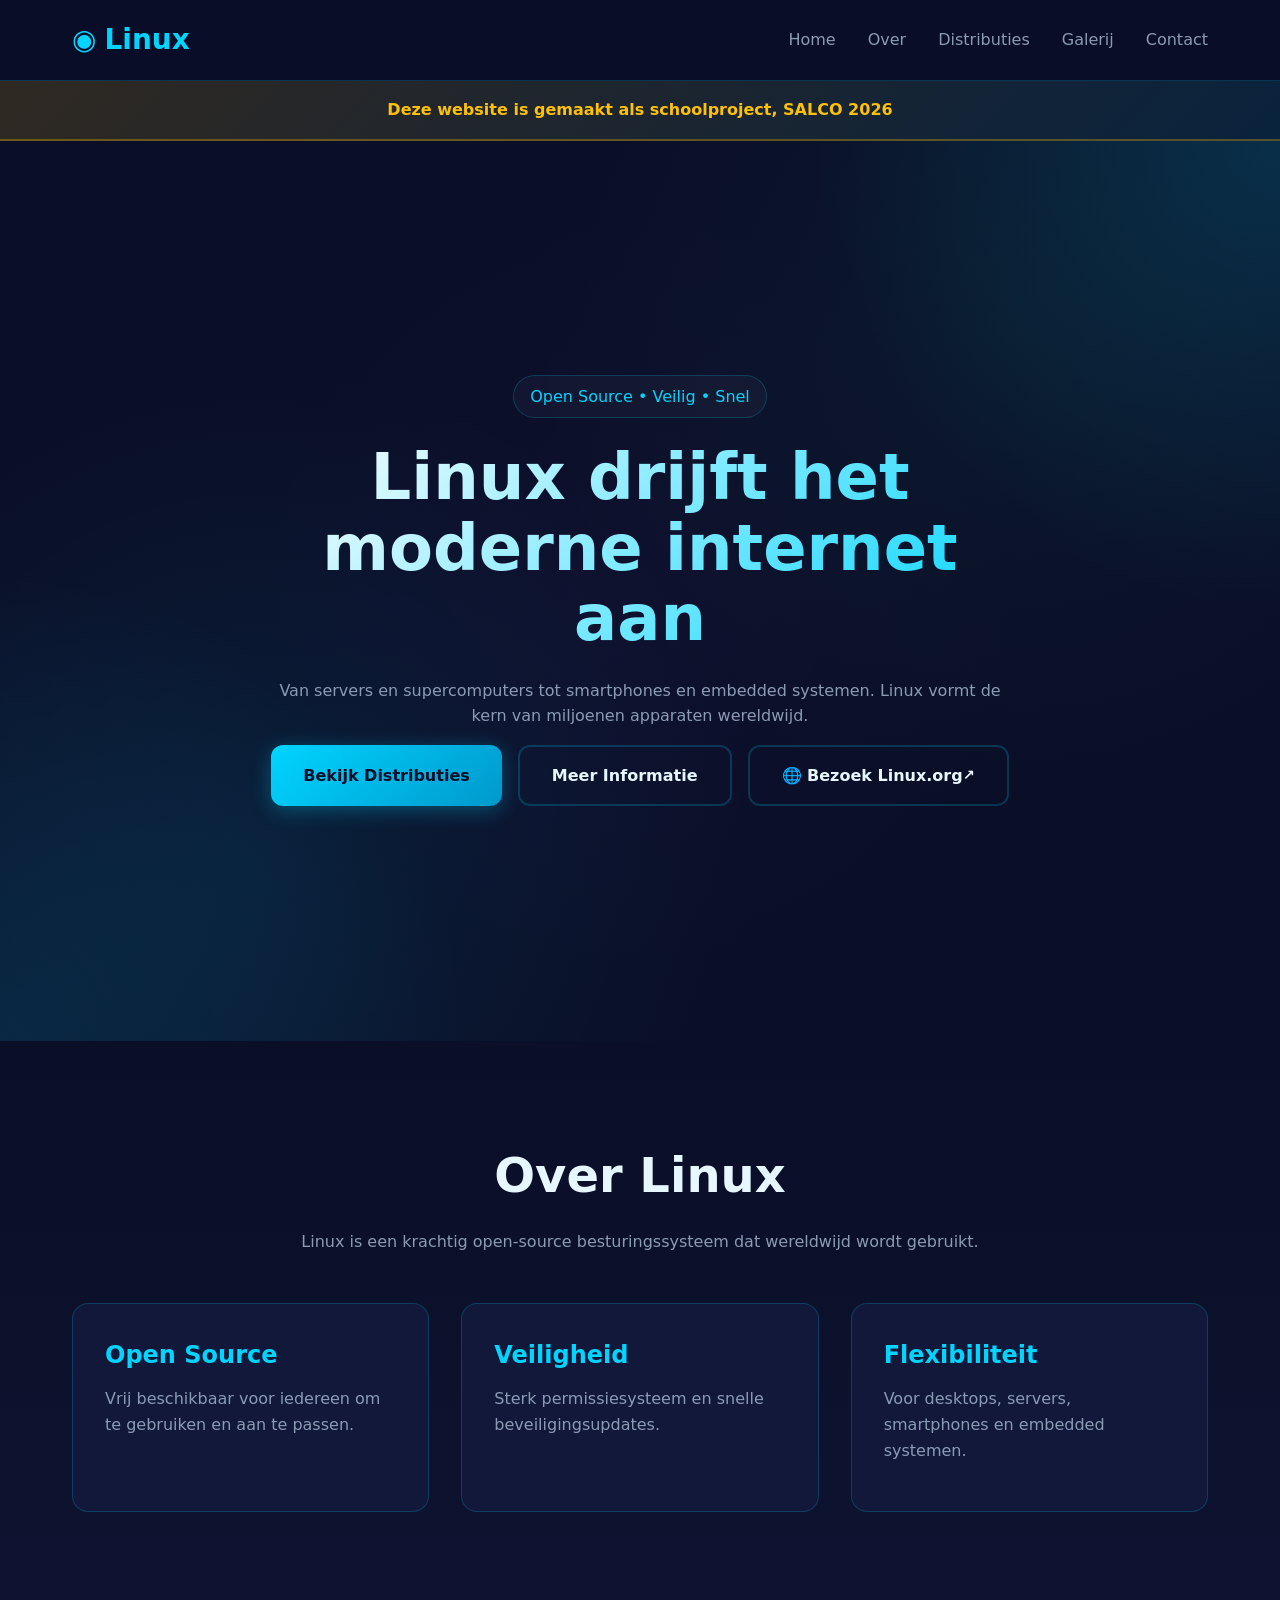
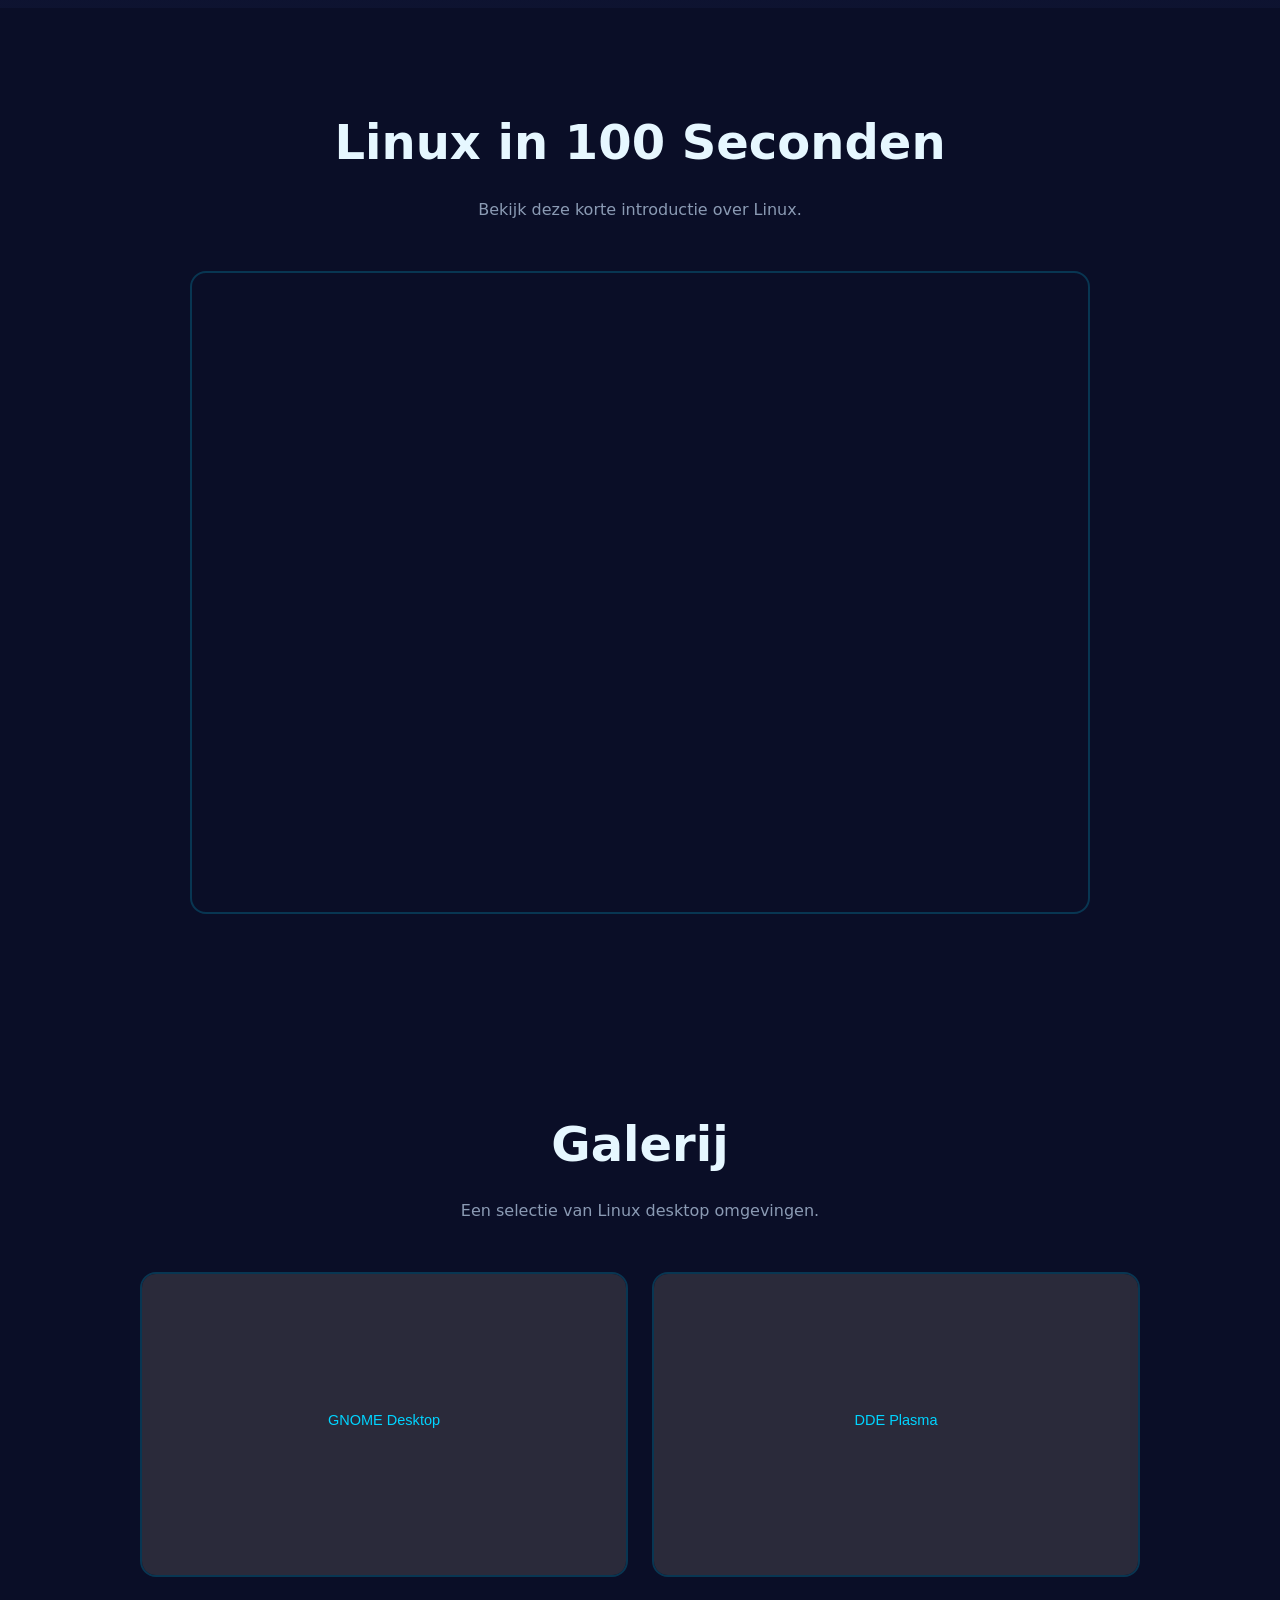
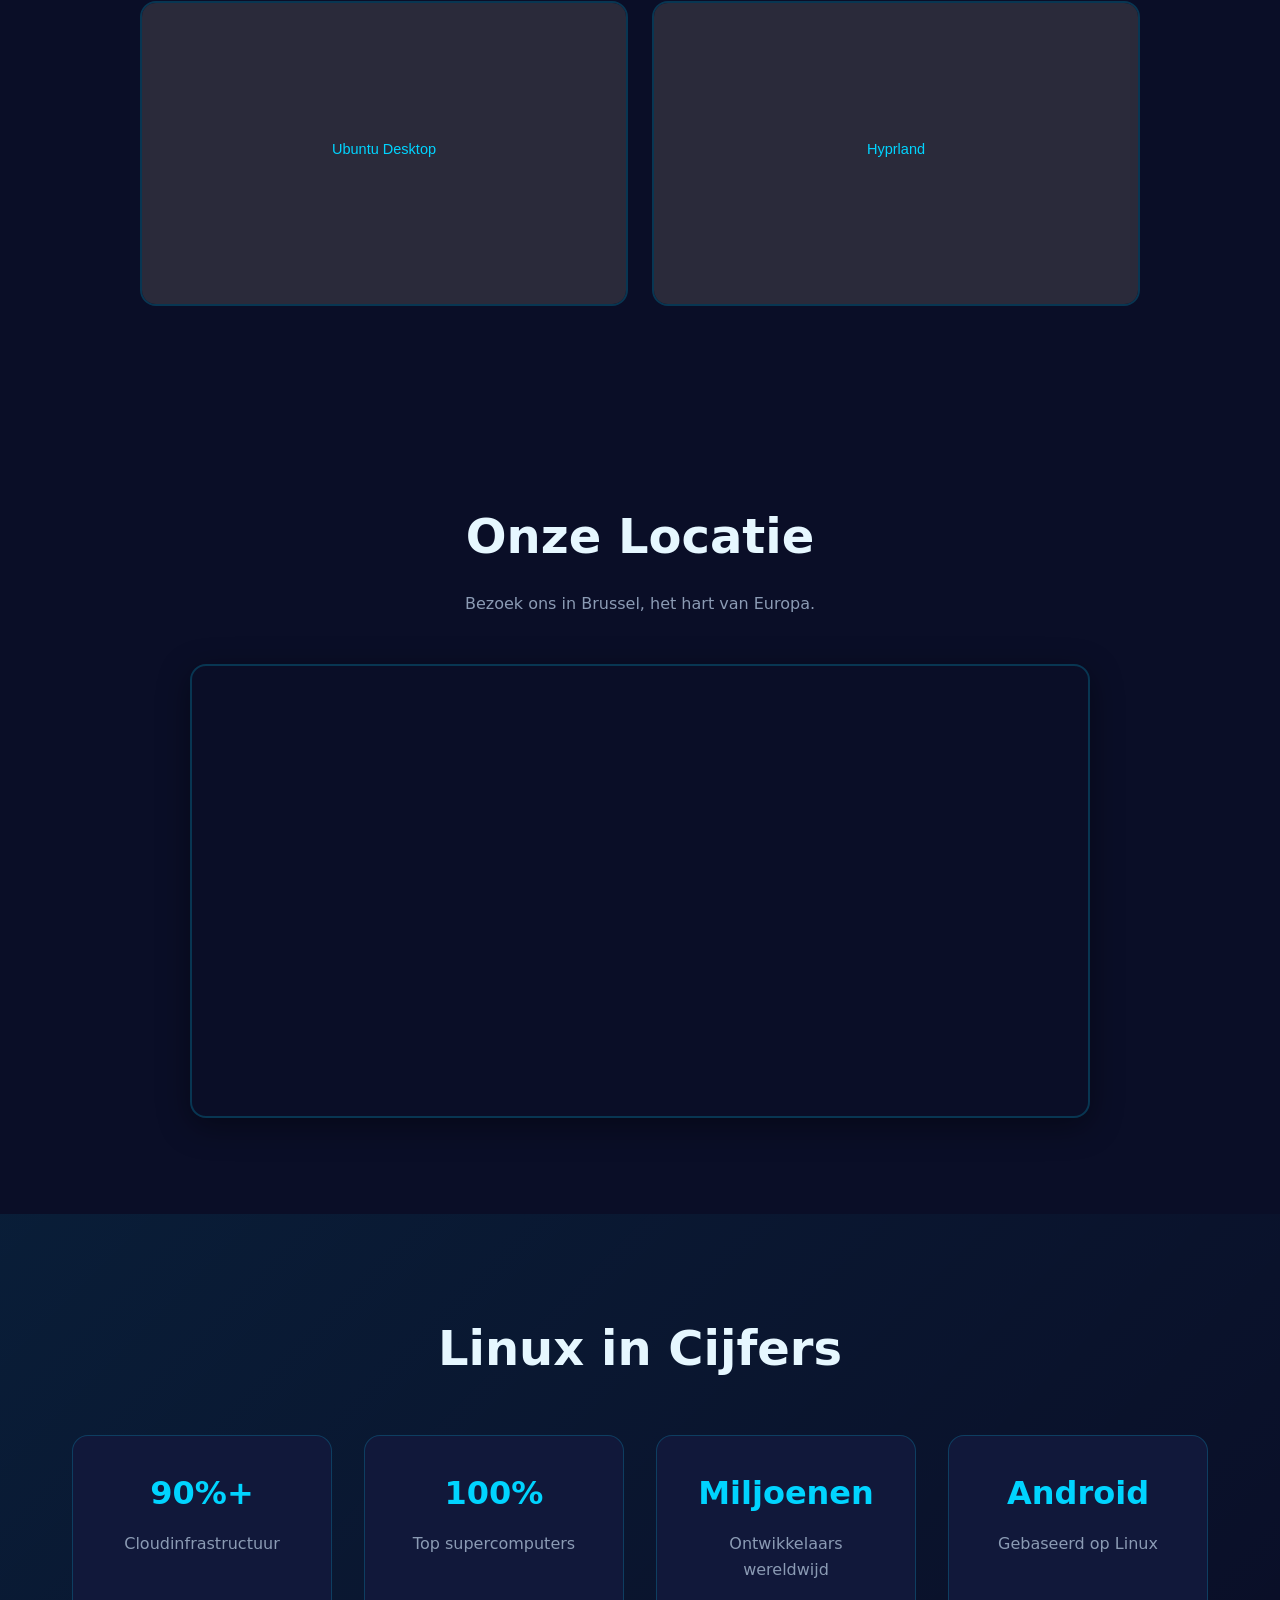
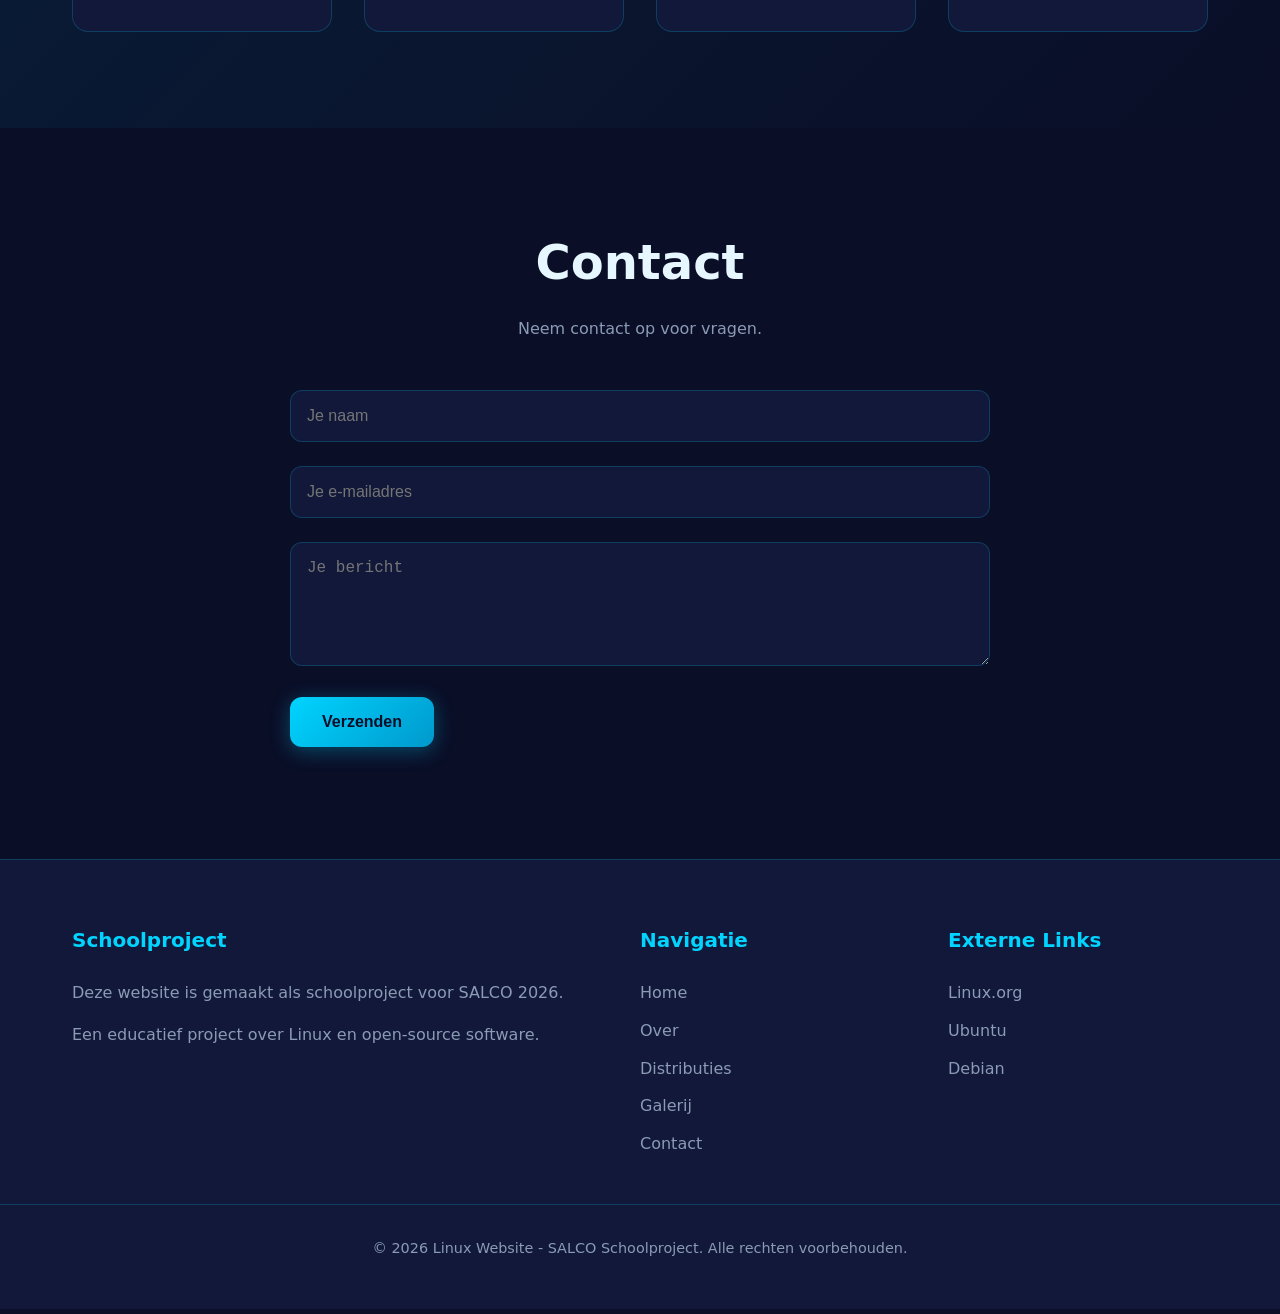
<file: index.html>
<!DOCTYPE html>
<html lang="nl">
<head>
  <meta charset="UTF-8" />
  <meta name="viewport" content="width=device-width, initial-scale=1.0" />
  <meta http-equiv="X-UA-Compatible" content="ie=edge" />
  <title>Linux - Open Source Platform | Ontdek de Wereld van Linux</title>
  <meta
          name="description"
          content="Ontdek Linux, populaire distributies, voordelen en toepassingen van open-source software. Leer alles over Ubuntu, Debian, Fedora en meer."
  />
  <meta name="keywords" content="Linux, open source, Ubuntu, Debian, Fedora, besturingssysteem, software, distributies, gratis">
  <meta name="author" content="SALCO Schoolproject 2026">
  <meta property="og:title" content="Linux - Open Source Platform">
  <meta property="og:description" content="Ontdek Linux, populaire distributies, voordelen en toepassingen van open-source software.">
  <meta property="og:type" content="website">
  <meta property="og:url" content="https://example.com/index.html">
  <meta name="twitter:card" content="summary_large_image">
  <link rel="canonical" href="https://example.com/index.html">

  <link rel="stylesheet" href="style.css" />
</head>
<body>
<!-- Header -->
<header class="header">
  <div class="container navbar">
    <a href="index.html" class="logo">Linux</a>

    <button class="mobile-menu-btn" id="menu-btn" aria-label="Menu" aria-expanded="false">
      ☰
    </button>

    <ul class="nav-links" id="nav-links">
      <li><a href="index.html">Home</a></li>
      <li><a href="about.html">Over</a></li>
      <li><a href="distributies.html">Distributies</a></li>
      <li><a href="galerij.html">Galerij</a></li>
      <li><a href="#contact">Contact</a></li>
    </ul>
  </div>
</header>

<!-- Schoolproject Banner -->
<div class="schoolproject-banner">
  <div class="container">
    <p>Deze website is gemaakt als schoolproject, SALCO 2026</p>
  </div>
</div>

<!-- Hero -->
<section id="home" class="hero">
  <div class="hero-overlay"></div>

  <div class="hero-content fade-in">
    <span class="hero-badge">Open Source • Veilig • Snel</span>

    <h1>Linux drijft het moderne internet aan</h1>

    <p class="tagline">
      Van servers en supercomputers tot smartphones en embedded systemen.
      Linux vormt de kern van miljoenen apparaten wereldwijd.
    </p>

    <div class="hero-buttons">
      <a href="distributies.html" class="btn btn-primary">
        Bekijk Distributies
      </a>
      <a href="about.html" class="btn btn-secondary">
        Meer Informatie
      </a>
      <a href="https://www.linux.org" target="_blank" rel="noopener" class="btn btn-secondary external-btn">
        🌐 Bezoek Linux.org
      </a>
    </div>
  </div>
</section>

<!-- About -->
<section id="about" class="section about">
  <div class="container">
    <div class="section-header text-center">
      <h2>Over Linux</h2>
      <p>
        Linux is een krachtig open-source besturingssysteem dat wereldwijd wordt gebruikt.
      </p>
    </div>

    <div class="about-grid grid grid-3">
      <div class="card">
        <h3 class="card-title">Open Source</h3>
        <p>Vrij beschikbaar voor iedereen om te gebruiken en aan te passen.</p>
      </div>
      <div class="card">
        <h3 class="card-title">Veiligheid</h3>
        <p>Sterk permissiesysteem en snelle beveiligingsupdates.</p>
      </div>
      <div class="card">
        <h3 class="card-title">Flexibiliteit</h3>
        <p>Voor desktops, servers, smartphones en embedded systemen.</p>
      </div>
    </div>
  </div>
</section>

<!-- YouTube Video -->
<section class="section video-section">
  <div class="container">
    <div class="section-header text-center">
      <h2>Linux in 100 Seconden</h2>
      <p>Bekijk deze korte introductie over Linux.</p>
    </div>
    <div class="video-container">
      <iframe 
        src="https://www.youtube.com/embed/rrB13utjYV4" 
        title="Linux in 100 Seconds"
        frameborder="0" 
        allow="accelerometer; autoplay; clipboard-write; encrypted-media; gyroscope; picture-in-picture" 
        allowfullscreen>
      </iframe>
    </div>
  </div>
</section>

<!-- Gallery -->
<section class="section gallery-section">
  <div class="container">
    <div class="section-header text-center">
      <h2>Galerij</h2>
      <p>Een selectie van Linux desktop omgevingen.</p>
    </div>
    <div class="gallery-grid">
      <div class="gallery-item">
        <img src="https://raw.githubusercontent.com/GNOME/gnome-shell/master/data/theme/thumbnail.png" alt="GNOME Desktop" onerror="this.src='[data-uri]'">
        <div class="gallery-overlay">
          <h4>GNOME Desktop</h4>
        </div>
      </div>
      <div class="gallery-item">
        <img src="https://raw.githubusercontent.com/KDE/plasma-workspace/master/kcms/lookandfeel/thumbnail.png" alt="KDE Plasma" onerror="this.src='[data-uri]'">
        <div class="gallery-overlay">
          <h4>KDE Plasma</h4>
        </div>
      </div>
      <div class="gallery-item">
        <img src="https://assets.ubuntu.com/v1/2554153c-ubuntu-22-04-desktop-jammy-jellyfish.png" alt="Ubuntu Desktop" onerror="this.src='[data-uri]'">
        <div class="gallery-overlay">
          <h4>Ubuntu Desktop</h4>
        </div>
      </div>
      <div class="gallery-item">
        <img src="https://raw.githubusercontent.com/hyprwm/Hyprland/main/assets/hyprland.png" alt="Hyprland" onerror="this.src='[data-uri]'">
        <div class="gallery-overlay">
          <h4>Hyprland</h4>
        </div>
      </div>
    </div>
  </div>
</section>

<!-- Map Section (Brussels) -->
<section class="section map-section">
  <div class="container">
    <div class="section-header text-center">
      <h2>Onze Locatie</h2>
      <p>Bezoek ons in Brussel, het hart van Europa.</p>
    </div>
    <div class="map-container">
      <iframe 
        src="https://www.google.com/maps/embed?pb=!1m18!1m12!1m3!1d80598.30851484856!2d4.3053508!3d50.8549544!2m3!1f0!2f0!3f0!3m2!1i1024!2i768!4f13.1!3m3!1m2!1s0x47c3c49e5b5b3e6f%3A0x40099ab2f4d5360!2sBrussel!5e0!3m2!1snl!2sbe!4v1704067200000!5m2!1snl!2sbe"
        width="100%" 
        height="450" 
        style="border:0; border-radius: 1rem;" 
        allowfullscreen="" 
        loading="lazy" 
        referrerpolicy="no-referrer-when-downgrade">
      </iframe>
    </div>
  </div>
</section>

<!-- Stats -->
<section id="stats" class="section stats">
  <div class="container">
    <div class="section-header text-center">
      <h2>Linux in Cijfers</h2>
    </div>
    <div class="stats-grid grid grid-4">
      <div class="stat-card">
        <h3>90%+</h3>
        <p>Cloudinfrastructuur</p>
      </div>
      <div class="stat-card">
        <h3>100%</h3>
        <p>Top supercomputers</p>
      </div>

      <div class="stat-card">
        <h3>Miljoenen</h3>
        <p>Ontwikkelaars wereldwijd</p>
      </div>
      <div class="stat-card">
        <h3>Android</h3>
        <p>Gebaseerd op Linux</p>
      </div>
    </div>
  </div>
</section>

<!-- Contact -->
<section id="contact" class="section contact">
  <div class="container">
    <div class="section-header text-center">
      <h2>Contact</h2>
      <p>Neem contact op voor vragen.</p>
    </div>
    <form class="contact-form" id="contact-form">
      <div class="form-group">
        <input type="text" placeholder="Je naam" required />
      </div>
      <div class="form-group">
        <input type="email" placeholder="Je e-mailadres" required />
      </div>
      <div class="form-group">
        <textarea rows="5" placeholder="Je bericht" required></textarea>
      </div>
      <button type="submit" class="btn btn-primary">Verzenden</button>
      <p id="form-message" class="form-message"></p>
    </form>
  </div>
</section>

<!-- Footer -->
<footer class="footer">
  <div class="container footer-content">
    <div class="footer-section">
      <h4>Schoolproject</h4>
      <p>Deze website is gemaakt als schoolproject voor SALCO 2026.</p>
      <p style="margin-top: 0.5rem; color: var(--text-muted);">Een educatief project over Linux en open-source software.</p>
    </div>
    <div class="footer-section">
      <h4>Navigatie</h4>
      <ul>
        <li><a href="index.html">Home</a></li>
        <li><a href="about.html">Over</a></li>
        <li><a href="distributies.html">Distributies</a></li>
        <li><a href="galerij.html">Galerij</a></li>
        <li><a href="#contact">Contact</a></li>
      </ul>
    </div>
    <div class="footer-section">
      <h4>Externe Links</h4>
      <ul>
        <li><a href="https://www.linux.org" target="_blank" rel="noopener">Linux.org</a></li>
        <li><a href="https://ubuntu.com" target="_blank" rel="noopener">Ubuntu</a></li>
        <li><a href="https://www.debian.org" target="_blank" rel="noopener">Debian</a></li>
      </ul>
    </div>
  </div>
  <div class="footer-bottom">
    <p>&copy; 2026 Linux Website - SALCO Schoolproject. Alle rechten voorbehouden.</p>
  </div>
</footer>

<script src="index.js"></script>
</body>
</html>
</file>
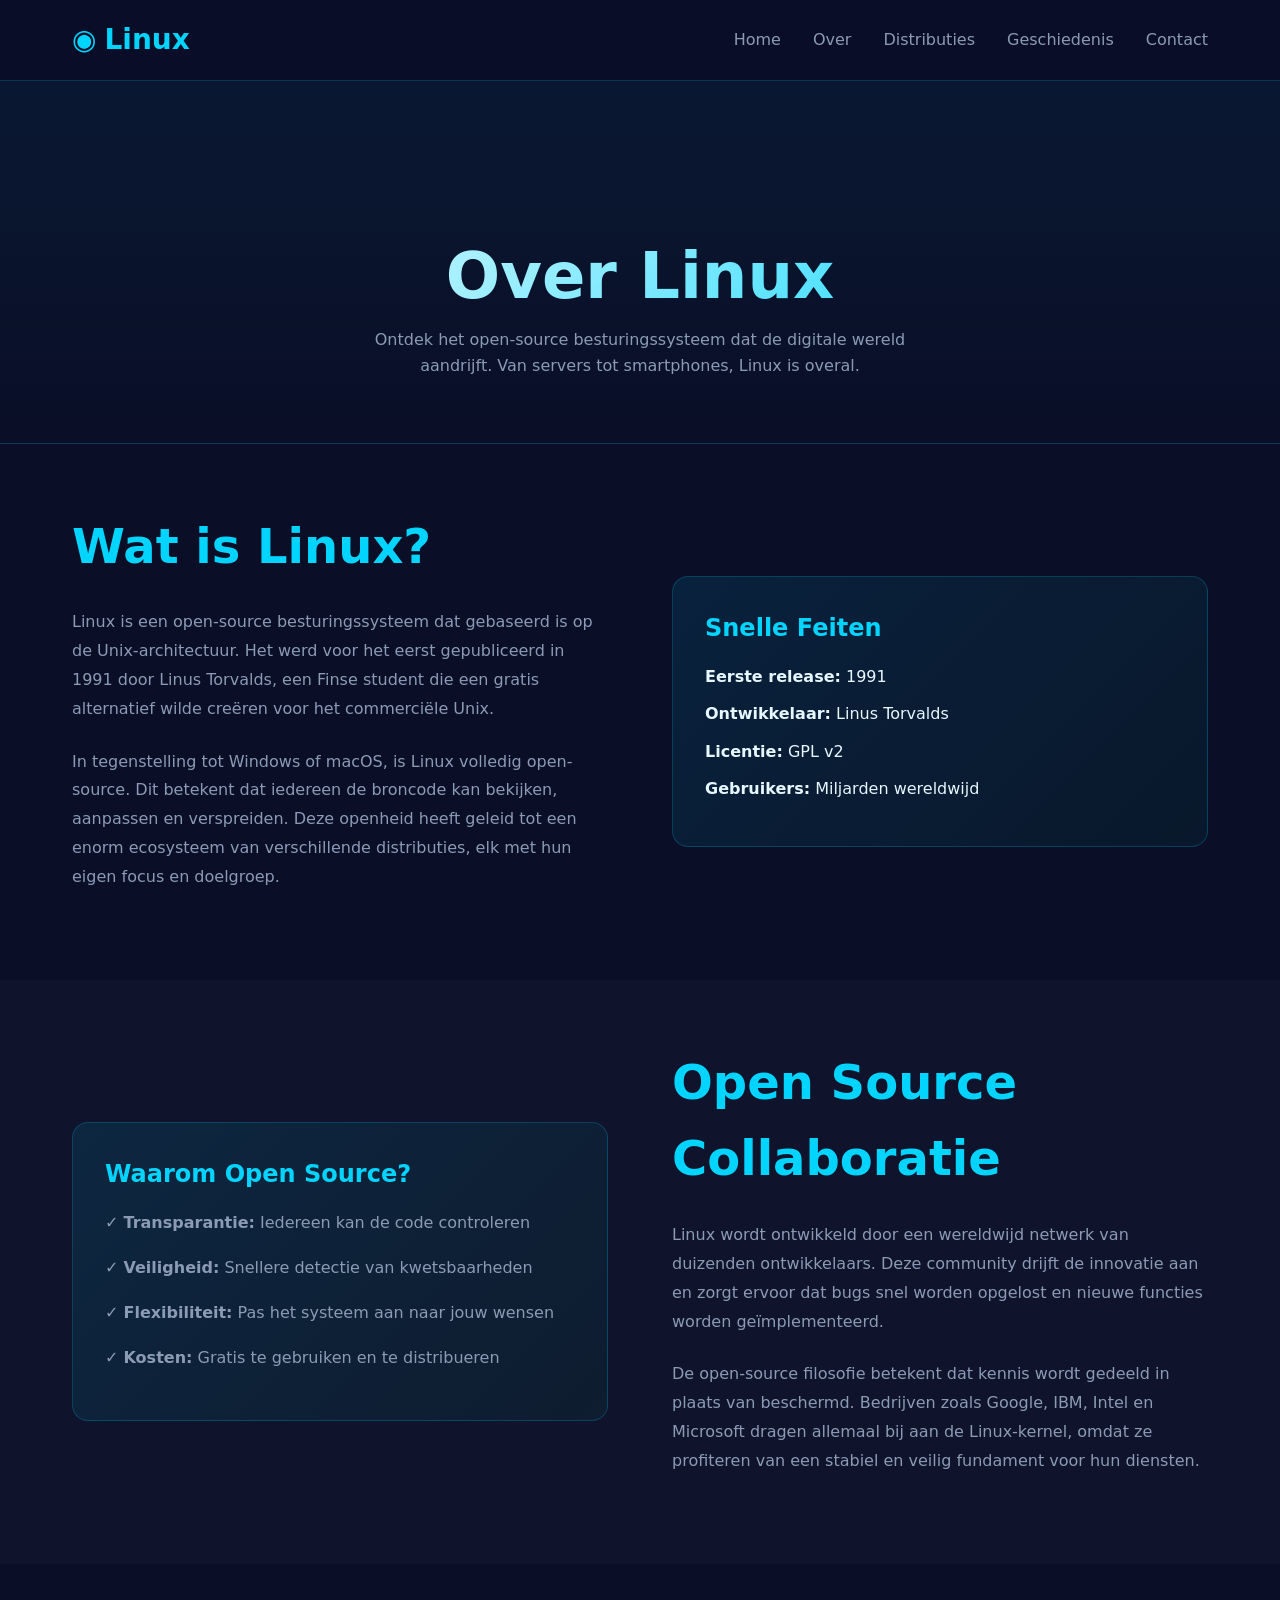
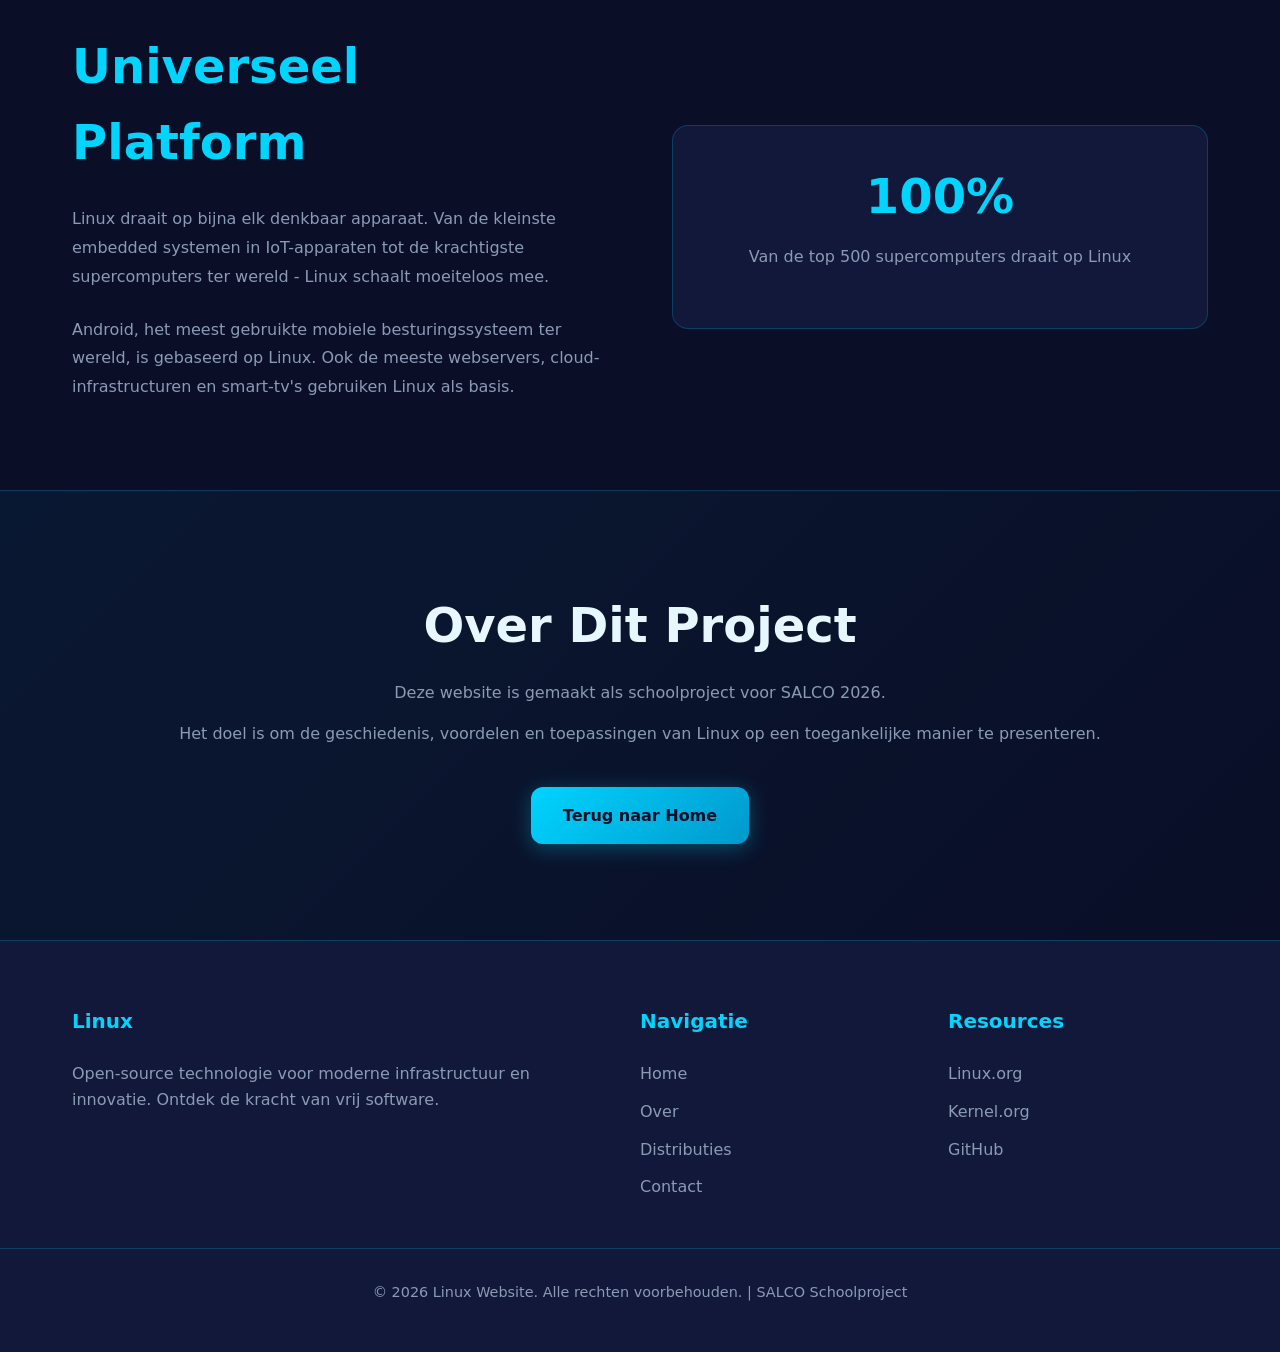
<file: about.html>
<!DOCTYPE html>
<html lang="nl">
<head>
  <meta charset="UTF-8">
  <meta name="viewport" content="width=device-width, initial-scale=1.0">
  <meta name="description" content="Leer meer over Linux, het open-source besturingssysteem dat de wereld aandrijft. Geschiedenis, voordelen en toepassingen.">
  <meta name="keywords" content="Linux, open source, besturingssysteem, Linus Torvalds, Unix, software development, server, desktop">
  <meta name="author" content="SALCO Schoolproject 2026">
  <meta property="og:title" content="Over Linux - Open Source Platform">
  <meta property="og:description" content="Leer meer over Linux, het open-source besturingssysteem dat de wereld aandrijft.">
  <meta property="og:type" content="article">
  <meta property="og:url" content="https://example.com/about.html">
  <meta name="twitter:card" content="summary_large_image">
  <link rel="canonical" href="https://example.com/about.html">
  <title>Over Linux - Open Source Platform | Geschiedenis en Voordelen</title>
  <link rel="stylesheet" href="style.css">
</head>
<body>
  <!-- Header -->
  <header class="header">
    <div class="container navbar">
      <a href="index.html" class="logo">Linux</a>

      <button class="mobile-menu-btn" id="menu-btn" aria-label="Menu">
        ☰
      </button>

      <ul class="nav-links" id="nav-links">
        <li><a href="index.html#home">Home</a></li>
        <li><a href="about.html">Over</a></li>
        <li><a href="index.html#distributions">Distributies</a></li>
        <li><a href="index.html#timeline">Geschiedenis</a></li>
        <li><a href="index.html#contact">Contact</a></li>
      </ul>
    </div>
  </header>

  <!-- Page Header -->
  <section class="page-header">
    <div class="container">
      <h1>Over Linux</h1>
      <p>Ontdek het open-source besturingssysteem dat de digitale wereld aandrijft. Van servers tot smartphones, Linux is overal.</p>
    </div>
  </section>

  <!-- Wat is Linux -->
  <section class="section content-section">
    <div class="container">
      <div class="content-grid">
        <div>
          <h2>Wat is Linux?</h2>
          <p>Linux is een open-source besturingssysteem dat gebaseerd is op de Unix-architectuur. Het werd voor het eerst gepubliceerd in 1991 door Linus Torvalds, een Finse student die een gratis alternatief wilde creëren voor het commerciële Unix.</p>
          <p>In tegenstelling tot Windows of macOS, is Linux volledig open-source. Dit betekent dat iedereen de broncode kan bekijken, aanpassen en verspreiden. Deze openheid heeft geleid tot een enorm ecosysteem van verschillende distributies, elk met hun eigen focus en doelgroep.</p>
        </div>
        <div class="highlight-box">
          <h3>Snelle Feiten</h3>
          <ul style="list-style: none; padding: 0;">
            <li style="margin-bottom: 0.75rem;"><strong>Eerste release:</strong> 1991</li>
            <li style="margin-bottom: 0.75rem;"><strong>Ontwikkelaar:</strong> Linus Torvalds</li>
            <li style="margin-bottom: 0.75rem;"><strong>Licentie:</strong> GPL v2</li>
            <li style="margin-bottom: 0.75rem;"><strong>Gebruikers:</strong> Miljarden wereldwijd</li>
          </ul>
        </div>
      </div>
    </div>
  </section>

  <!-- Open Source -->
  <section class="section content-section" style="background: rgba(255,255,255,0.02);">
    <div class="container">
      <div class="content-grid reverse">
        <div>
          <h2>Open Source Collaboratie</h2>
          <p>Linux wordt ontwikkeld door een wereldwijd netwerk van duizenden ontwikkelaars. Deze community drijft de innovatie aan en zorgt ervoor dat bugs snel worden opgelost en nieuwe functies worden geïmplementeerd.</p>
          <p>De open-source filosofie betekent dat kennis wordt gedeeld in plaats van beschermd. Bedrijven zoals Google, IBM, Intel en Microsoft dragen allemaal bij aan de Linux-kernel, omdat ze profiteren van een stabiel en veilig fundament voor hun diensten.</p>
        </div>
        <div class="highlight-box">
          <h3>Waarom Open Source?</h3>
          <p style="margin-bottom: 1rem;">✓ <strong>Transparantie:</strong> Iedereen kan de code controleren</p>
          <p style="margin-bottom: 1rem;">✓ <strong>Veiligheid:</strong> Snellere detectie van kwetsbaarheden</p>
          <p style="margin-bottom: 1rem;">✓ <strong>Flexibiliteit:</strong> Pas het systeem aan naar jouw wensen</p>
          <p style="margin-bottom: 1rem;">✓ <strong>Kosten:</strong> Gratis te gebruiken en te distribueren</p>
        </div>
      </div>
    </div>
  </section>

  <!-- Universeel Platform -->
  <section class="section content-section">
    <div class="container">
      <div class="content-grid">
        <div>
          <h2>Universeel Platform</h2>
          <p>Linux draait op bijna elk denkbaar apparaat. Van de kleinste embedded systemen in IoT-apparaten tot de krachtigste supercomputers ter wereld - Linux schaalt moeiteloos mee.</p>
          <p>Android, het meest gebruikte mobiele besturingssysteem ter wereld, is gebaseerd op Linux. Ook de meeste webservers, cloud-infrastructuren en smart-tv's gebruiken Linux als basis.</p>
        </div>
        <div class="card" style="text-align: center;">
          <h3 class="card-title" style="font-size: 3rem; margin-bottom: 0.5rem;">100%</h3>
          <p>Van de top 500 supercomputers draait op Linux</p>
        </div>
      </div>
    </div>
  </section>

  <!-- Project Info -->
  <section class="section" style="background: linear-gradient(135deg, rgba(0,212,255,0.05), transparent); border-top: 1px solid var(--border-color);">
    <div class="container text-center">
      <h2>Over Dit Project</h2>
      <p>Deze website is gemaakt als schoolproject voor SALCO 2026.</p>
      <p>Het doel is om de geschiedenis, voordelen en toepassingen van Linux op een toegankelijke manier te presenteren.</p>
      <a href="index.html" class="btn btn-primary" style="margin-top: 1.5rem;">Terug naar Home</a>
    </div>
  </section>

  <!-- Footer -->
  <footer class="footer">
    <div class="container footer-content">
      <div class="footer-section">
        <h4>Linux</h4>
        <p>Open-source technologie voor moderne infrastructuur en innovatie. Ontdek de kracht van vrij software.</p>
      </div>

      <div class="footer-section">
        <h4>Navigatie</h4>
        <ul>
          <li><a href="index.html#home">Home</a></li>
          <li><a href="about.html">Over</a></li>
          <li><a href="index.html#distributions">Distributies</a></li>
          <li><a href="index.html#contact">Contact</a></li>
        </ul>
      </div>

      <div class="footer-section">
        <h4>Resources</h4>
        <ul>
          <li><a href="https://linux.org" target="_blank" rel="noopener">Linux.org</a></li>
          <li><a href="https://kernel.org" target="_blank" rel="noopener">Kernel.org</a></li>
          <li><a href="https://github.com/torvalds/linux" target="_blank" rel="noopener">GitHub</a></li>
        </ul>
      </div>
    </div>

    <div class="footer-bottom">
      <p>&copy; 2026 Linux Website. Alle rechten voorbehouden. | SALCO Schoolproject</p>
    </div>
  </footer>

  <script src="index.js"></script>
</body>
</html>
</file>
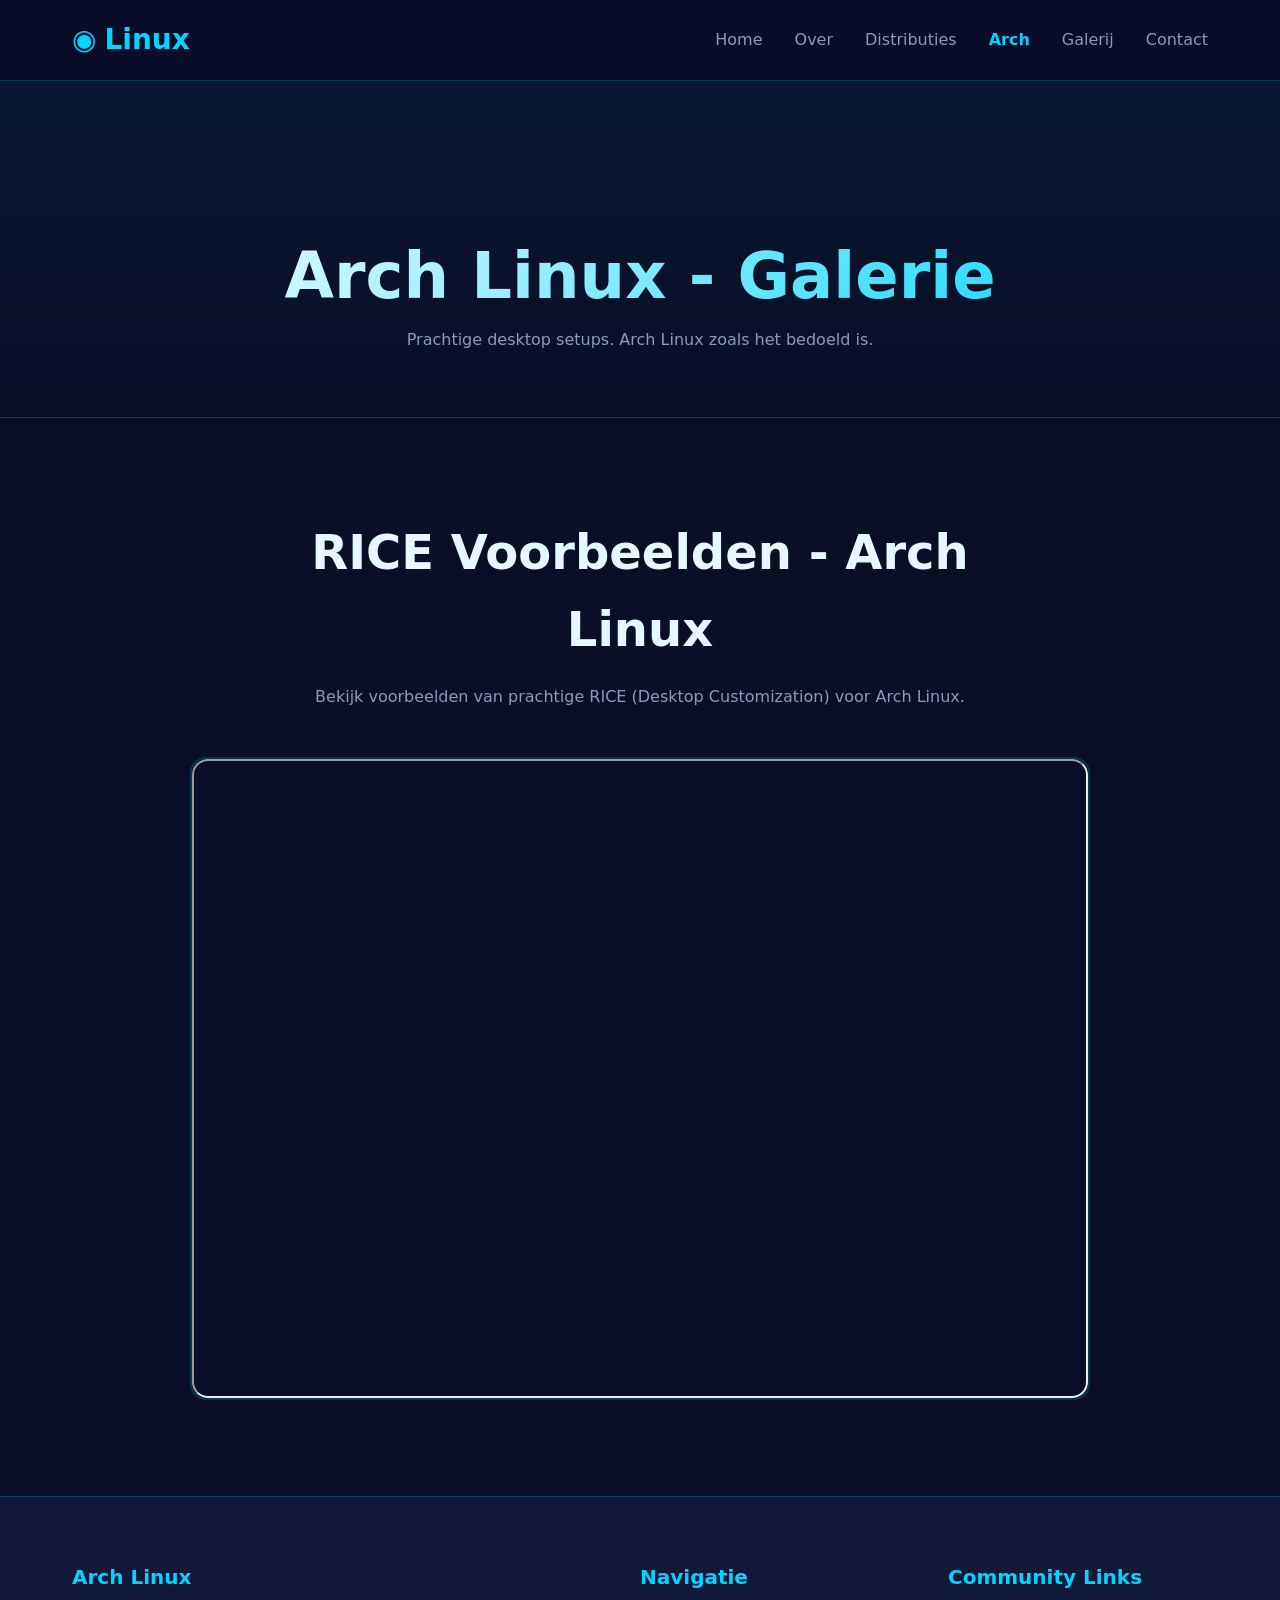
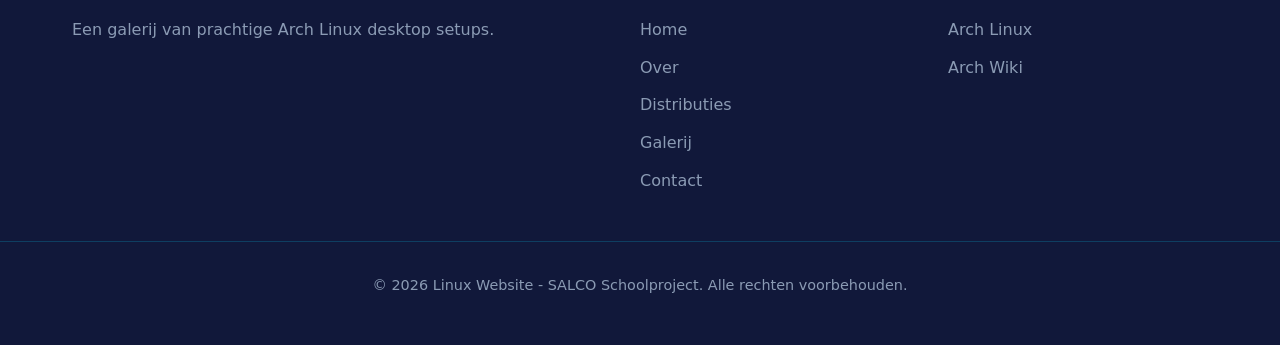
<file: arch.html>
<!DOCTYPE html>
<html lang="nl">
<head>
  <meta charset="UTF-8">
  <meta name="viewport" content="width=device-width, initial-scale=1.0">
  <meta name="description" content="Arch Linux galerij - prachtige desktop setups en configuraties.">
  <meta name="keywords" content="Arch Linux, desktop customization, ricing, Arch setup, Linux desktop">
  <meta name="author" content="SALCO Schoolproject 2026">
  <meta property="og:title" content="Arch Linux - Galerie">
  <meta property="og:description" content="Prachtige Arch Linux desktop setups.">
  <meta property="og:type" content="article">
  <meta property="og:url" content="https://example.com/arch.html">
  <meta name="twitter:card" content="summary_large_image">
  <link rel="canonical" href="https://example.com/arch.html">
  <title>Arch Linux - Galerie | Prachtige Desktop Setups</title>
  <link rel="stylesheet" href="style.css">
</head>
<body>
  <!-- Header -->
  <header class="header">
    <div class="container navbar">
      <a href="index.html" class="logo">Linux</a>

      <button class="mobile-menu-btn" id="menu-btn" aria-label="Menu">
        ☰
      </button>

      <ul class="nav-links" id="nav-links">
        <li><a href="index.html">Home</a></li>
        <li><a href="about.html">Over</a></li>
        <li><a href="distributies.html">Distributies</a></li>
        <li><a href="arch.html" class="active">Arch</a></li>
        <li><a href="galerij.html">Galerij</a></li>
        <li><a href="index.html#contact">Contact</a></li>
      </ul>
    </div>
  </header>

  <!-- Page Header -->
  <section class="page-header">
    <div class="container">
      <h1>Arch Linux - Galerie</h1>
      <p>Prachtige desktop setups. Arch Linux zoals het bedoeld is.</p>
    </div>
  </section>

  <!-- Arch Video Section -->
  <section class="section video-section">
    <div class="container">
      <div class="section-header text-center">
        <h2>RICE Voorbeelden - Arch Linux</h2>
        <p>Bekijk voorbeelden van prachtige RICE (Desktop Customization) voor Arch Linux.</p>
      </div>
      <div class="video-container">
        <iframe 
          src="https://www.youtube.com/embed/5Lt7nkMP1Ms?rel=0&modestbranding=1&enablejsapi=1" 
          title="Arch Linux RICE Voorbeelden"
          allow="accelerometer; autoplay; clipboard-write; encrypted-media; gyroscope; picture-in-picture; sound" 
          allowfullscreen>
        </iframe>
      </div>
    </div>
  </section>

  <!-- Footer -->
  <footer class="footer">
    <div class="container footer-content">
      <div class="footer-section">
        <h4>Arch Linux</h4>
        <p>Een galerij van prachtige Arch Linux desktop setups.</p>
      </div>

      <div class="footer-section">
        <h4>Navigatie</h4>
        <ul>
          <li><a href="index.html">Home</a></li>
          <li><a href="about.html">Over</a></li>
          <li><a href="distributies.html">Distributies</a></li>
          <li><a href="galerij.html">Galerij</a></li>
          <li><a href="index.html#contact">Contact</a></li>
        </ul>
      </div>

      <div class="footer-section">
        <h4>Community Links</h4>
        <ul>
          <li><a href="https://archlinux.org" target="_blank" rel="noopener">Arch Linux</a></li>
          <li><a href="https://wiki.archlinux.org" target="_blank" rel="noopener">Arch Wiki</a></li>
        </ul>
      </div>
    </div>

    <div class="footer-bottom">
      <p>&copy; 2026 Linux Website - SALCO Schoolproject. Alle rechten voorbehouden.</p>
    </div>
  </footer>

  <script src="index.js"></script>
</body>
</html>
</file>
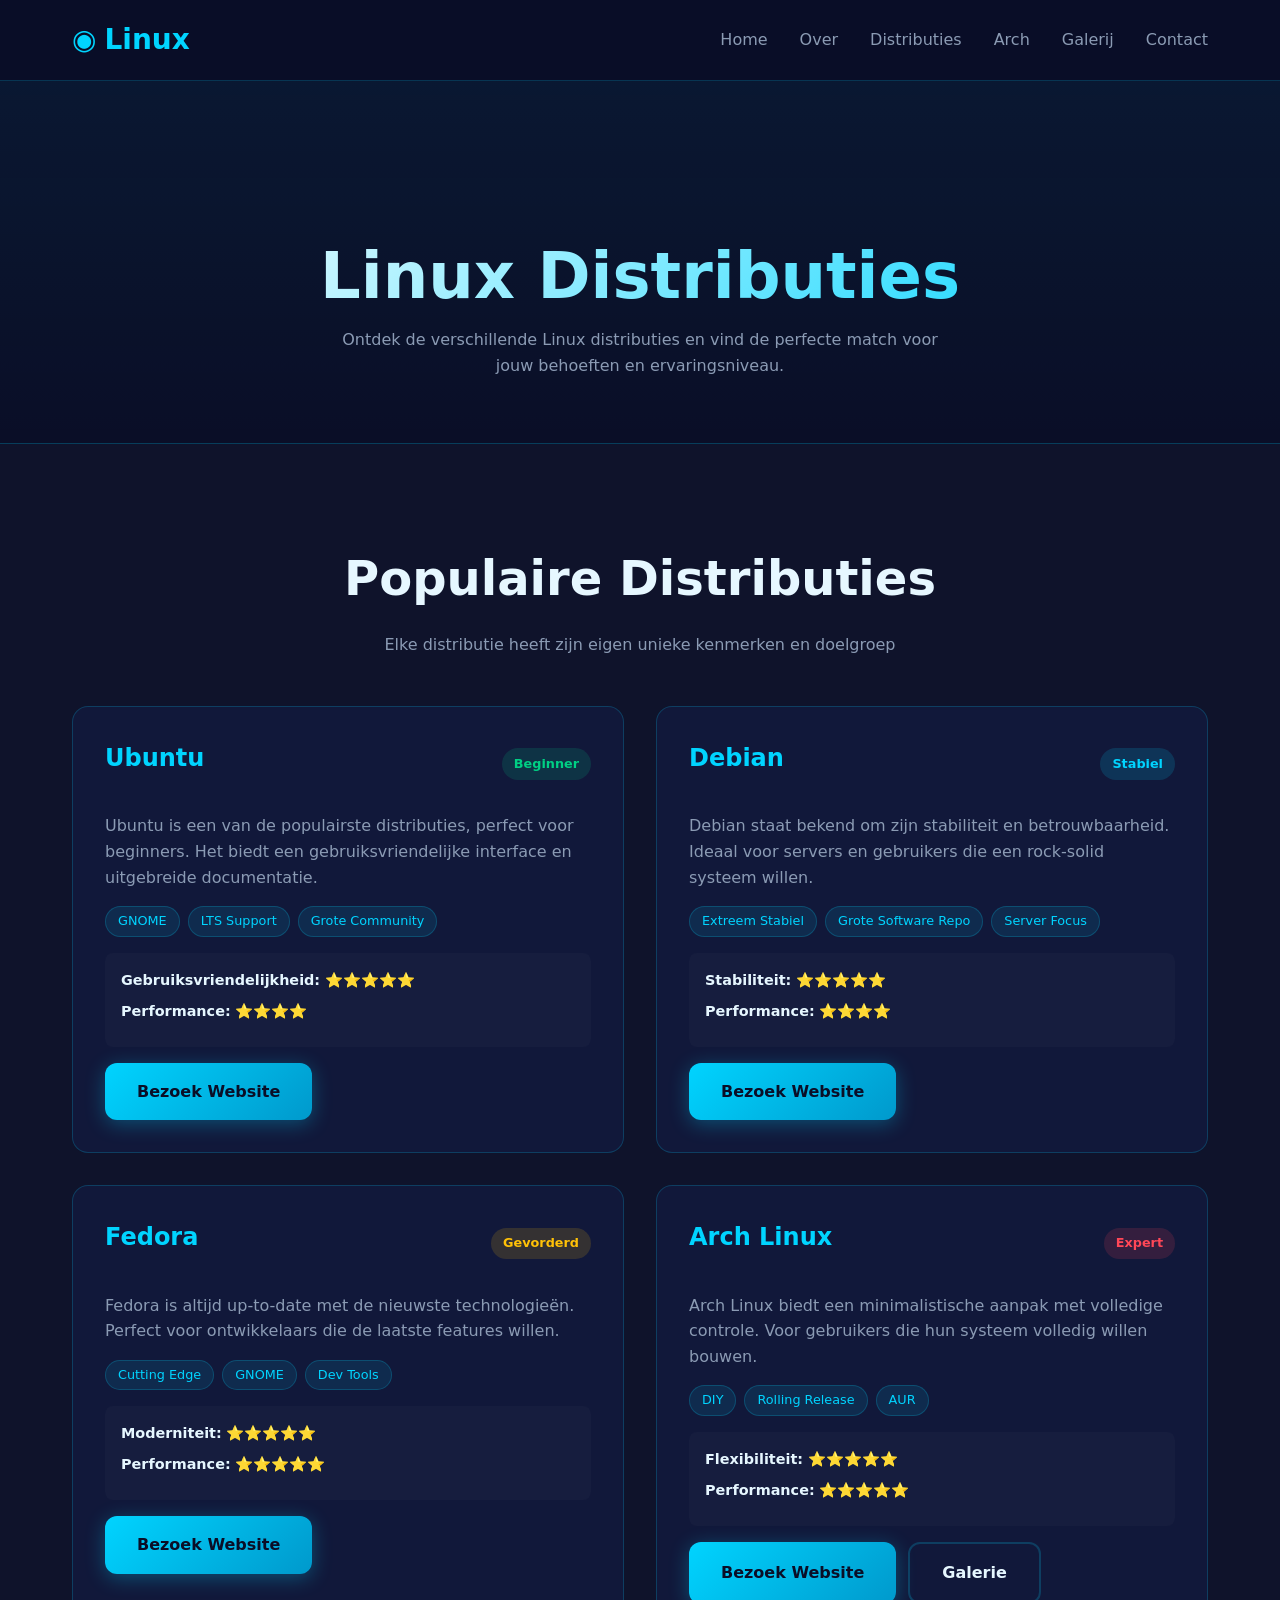
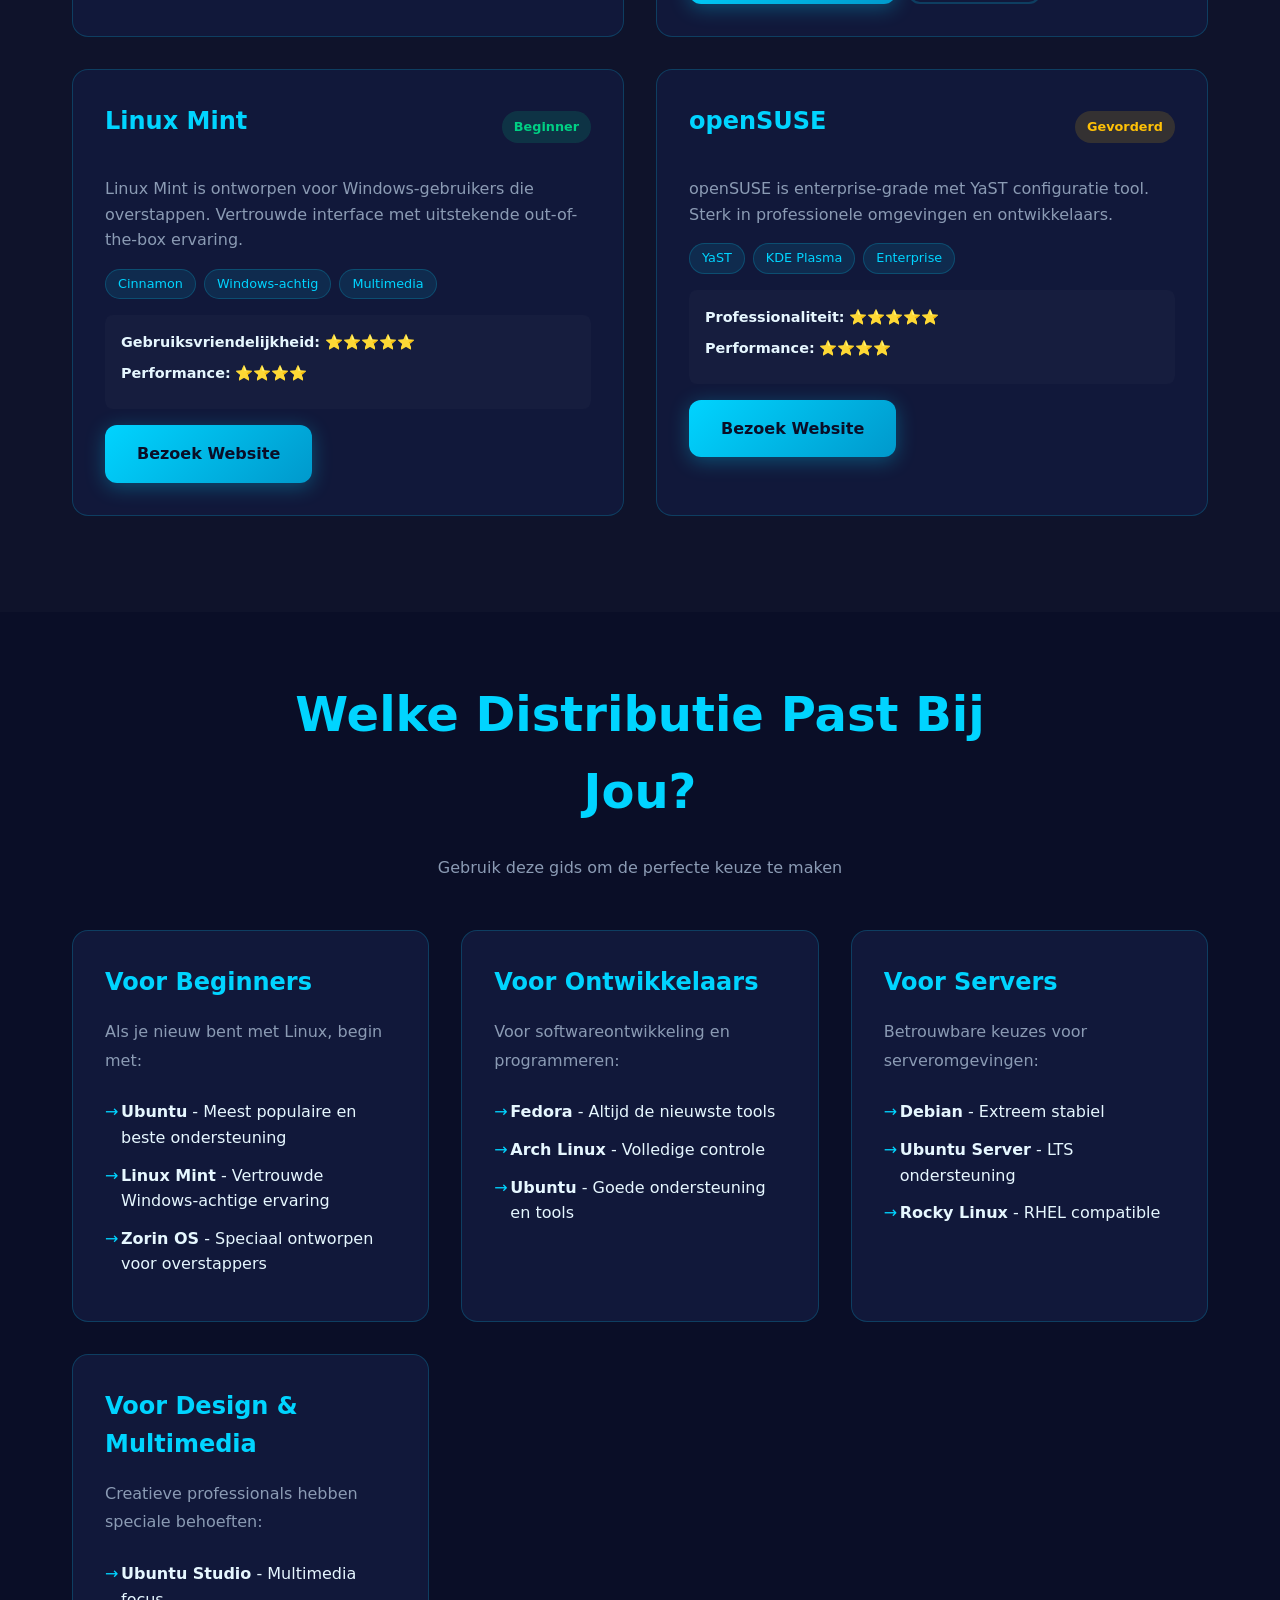
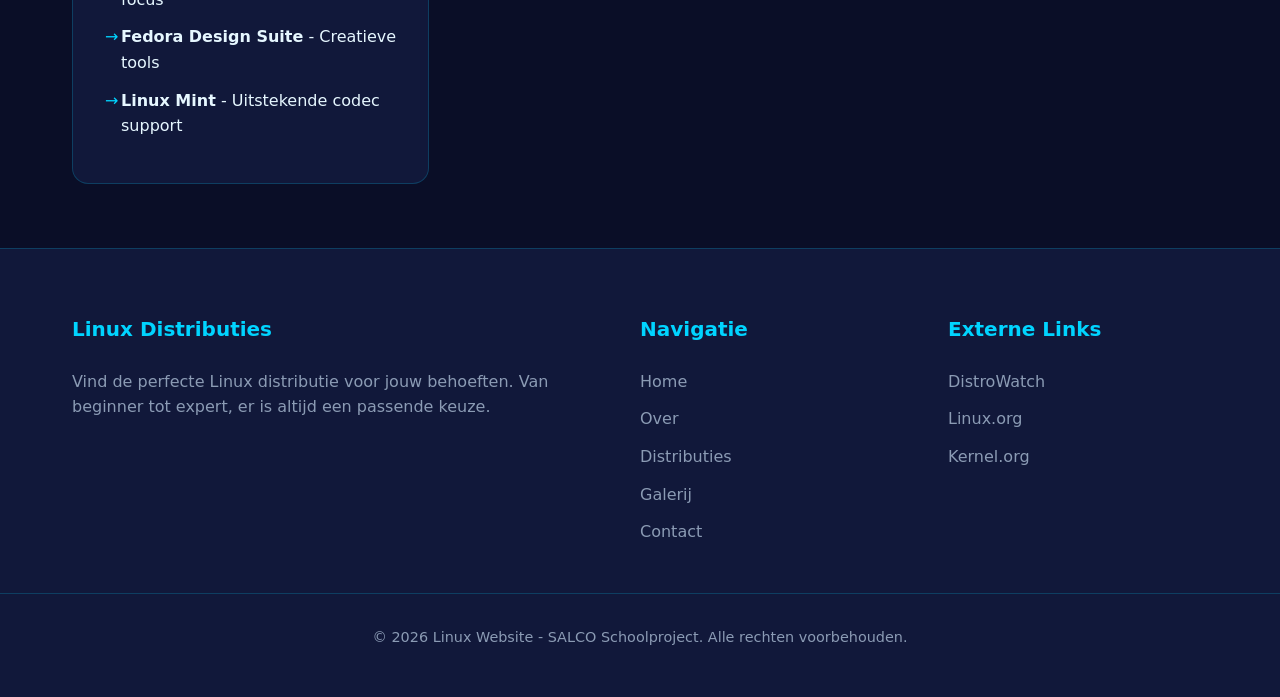
<file: distributies.html>
<!DOCTYPE html>
<html lang="nl">
<head>
  <meta charset="UTF-8">
  <meta name="viewport" content="width=device-width, initial-scale=1.0">
  <meta name="description" content="Ontdek populaire Linux distributies zoals Ubuntu, Debian, Fedora en Arch Linux. Kies de juiste distributie voor jouw behoeften en ervaringsniveau.">
  <meta name="keywords" content="Linux distributies, Ubuntu, Debian, Fedora, Arch Linux, Linux Mint, openSUSE, besturingssysteem keuze, beginner, gevorderd">
  <meta name="author" content="SALCO Schoolproject 2026">
  <meta property="og:title" content="Linux Distributies - Kies Jouw Perfecte Systeem">
  <meta property="og:description" content="Ontdek populaire Linux distributies zoals Ubuntu, Debian, Fedora en Arch Linux.">
  <meta property="og:type" content="article">
  <meta property="og:url" content="https://example.com/distributies.html">
  <meta name="twitter:card" content="summary_large_image">
  <link rel="canonical" href="https://example.com/distributies.html">
  <title>Linux Distributies - Kies Jouw Perfecte Systeem | Ubuntu, Debian, Fedora</title>
  <link rel="stylesheet" href="style.css">
</head>
<body>
  <!-- Header -->
  <header class="header">
    <div class="container navbar">
      <a href="index.html" class="logo">Linux</a>

      <button class="mobile-menu-btn" id="menu-btn" aria-label="Menu">
        ☰
      </button>

      <ul class="nav-links" id="nav-links">
        <li><a href="index.html">Home</a></li>
        <li><a href="about.html">Over</a></li>
        <li><a href="distributies.html">Distributies</a></li>
        <li><a href="arch.html">Arch</a></li>
        <li><a href="galerij.html">Galerij</a></li>
        <li><a href="index.html#contact">Contact</a></li>
      </ul>
    </div>
  </header>

  <!-- Page Header -->
  <section class="page-header">
    <div class="container">
      <h1>Linux Distributies</h1>
      <p>Ontdek de verschillende Linux distributies en vind de perfecte match voor jouw behoeften en ervaringsniveau.</p>
    </div>
  </section>

  <!-- Distributie Overzicht -->
  <section class="section distributions">
    <div class="container">
      <div class="section-header text-center">
        <h2>Populaire Distributies</h2>
        <p>Elke distributie heeft zijn eigen unieke kenmerken en doelgroep</p>
      </div>

      <div class="distro-grid grid grid-2">
        <!-- Ubuntu -->
        <div class="card distro-card">
          <div class="distro-top">
            <h3 class="card-title">Ubuntu</h3>
            <span class="tag beginner">Beginner</span>
          </div>
          <div class="distro-content">
            <p>Ubuntu is een van de populairste distributies, perfect voor beginners. Het biedt een gebruiksvriendelijke interface en uitgebreide documentatie.</p>
            <div class="distro-features">
              <span class="feature-tag">GNOME</span>
              <span class="feature-tag">LTS Support</span>
              <span class="feature-tag">Grote Community</span>
            </div>
            <div class="distro-stats">
              <div class="stat">
                <strong>Gebruiksvriendelijkheid:</strong> ⭐⭐⭐⭐⭐
              </div>
              <div class="stat">
                <strong>Performance:</strong> ⭐⭐⭐⭐
              </div>
            </div>
            <a href="https://ubuntu.com" target="_blank" class="btn btn-primary">Bezoek Website</a>
          </div>
        </div>

        <!-- Debian -->
        <div class="card distro-card">
          <div class="distro-top">
            <h3 class="card-title">Debian</h3>
            <span class="tag stable">Stabiel</span>
          </div>
          <div class="distro-content">
            <p>Debian staat bekend om zijn stabiliteit en betrouwbaarheid. Ideaal voor servers en gebruikers die een rock-solid systeem willen.</p>
            <div class="distro-features">
              <span class="feature-tag">Extreem Stabiel</span>
              <span class="feature-tag">Grote Software Repo</span>
              <span class="feature-tag">Server Focus</span>
            </div>
            <div class="distro-stats">
              <div class="stat">
                <strong>Stabiliteit:</strong> ⭐⭐⭐⭐⭐
              </div>
              <div class="stat">
                <strong>Performance:</strong> ⭐⭐⭐⭐
              </div>
            </div>
            <a href="https://debian.org" target="_blank" class="btn btn-primary">Bezoek Website</a>
          </div>
        </div>

        <!-- Fedora -->
        <div class="card distro-card">
          <div class="distro-top">
            <h3 class="card-title">Fedora</h3>
            <span class="tag advanced">Gevorderd</span>
          </div>
          <div class="distro-content">
            <p>Fedora is altijd up-to-date met de nieuwste technologieën. Perfect voor ontwikkelaars die de laatste features willen.</p>
            <div class="distro-features">
              <span class="feature-tag">Cutting Edge</span>
              <span class="feature-tag">GNOME</span>
              <span class="feature-tag">Dev Tools</span>
            </div>
            <div class="distro-stats">
              <div class="stat">
                <strong>Moderniteit:</strong> ⭐⭐⭐⭐⭐
              </div>
              <div class="stat">
                <strong>Performance:</strong> ⭐⭐⭐⭐⭐
              </div>
            </div>
            <a href="https://fedoraproject.org" target="_blank" class="btn btn-primary">Bezoek Website</a>
          </div>
        </div>

        <!-- Arch Linux -->
        <div class="card distro-card arch-popup-trigger">
          <div class="distro-top">
            <h3 class="card-title">Arch Linux</h3>
            <span class="tag expert">Expert</span>
            <div class="popup-indicator">📸</div>
          </div>
          <div class="distro-content">
            <p>Arch Linux biedt een minimalistische aanpak met volledige controle. Voor gebruikers die hun systeem volledig willen bouwen.</p>
            <div class="distro-features">
              <span class="feature-tag">DIY</span>
              <span class="feature-tag">Rolling Release</span>
              <span class="feature-tag">AUR</span>
            </div>
            <div class="distro-stats">
              <div class="stat">
                <strong>Flexibiliteit:</strong> ⭐⭐⭐⭐⭐
              </div>
              <div class="stat">
                <strong>Performance:</strong> ⭐⭐⭐⭐⭐
              </div>
            </div>
            <div class="distro-buttons">
              <a href="https://archlinux.org" target="_blank" class="btn btn-primary">Bezoek Website</a>
              <a href="arch.html" class="btn btn-secondary">Galerie</a>
            </div>
          </div>
          
          <!-- Hover Pop-up -->
          <div class="arch-popup">
            <div class="popup-content">
              <h4>Arch Linux Galerie</h4>
              <p>Bekijk prachtige Arch Linux desktop setups!</p>
              <div class="popup-preview">
                <img src="https://i.redd.it/arch-minimalist-setup-2024.jpg" alt="Arch Setup Preview" 
                     onerror="this.src='[data-uri]'">
              </div>
              <a href="arch.html" class="popup-btn">Bekijk Galerie →</a>
            </div>
          </div>
        </div>

        <!-- Linux Mint -->
        <div class="card distro-card">
          <div class="distro-top">
            <h3 class="card-title">Linux Mint</h3>
            <span class="tag beginner">Beginner</span>
          </div>
          <div class="distro-content">
            <p>Linux Mint is ontworpen voor Windows-gebruikers die overstappen. Vertrouwde interface met uitstekende out-of-the-box ervaring.</p>
            <div class="distro-features">
              <span class="feature-tag">Cinnamon</span>
              <span class="feature-tag">Windows-achtig</span>
              <span class="feature-tag">Multimedia</span>
            </div>
            <div class="distro-stats">
              <div class="stat">
                <strong>Gebruiksvriendelijkheid:</strong> ⭐⭐⭐⭐⭐
              </div>
              <div class="stat">
                <strong>Performance:</strong> ⭐⭐⭐⭐
              </div>
            </div>
            <a href="https://linuxmint.com" target="_blank" class="btn btn-primary">Bezoek Website</a>
          </div>
        </div>

        <!-- openSUSE -->
        <div class="card distro-card">
          <div class="distro-top">
            <h3 class="card-title">openSUSE</h3>
            <span class="tag advanced">Gevorderd</span>
          </div>
          <div class="distro-content">
            <p>openSUSE is enterprise-grade met YaST configuratie tool. Sterk in professionele omgevingen en ontwikkelaars.</p>
            <div class="distro-features">
              <span class="feature-tag">YaST</span>
              <span class="feature-tag">KDE Plasma</span>
              <span class="feature-tag">Enterprise</span>
            </div>
            <div class="distro-stats">
              <div class="stat">
                <strong>Professionaliteit:</strong> ⭐⭐⭐⭐⭐
              </div>
              <div class="stat">
                <strong>Performance:</strong> ⭐⭐⭐⭐
              </div>
            </div>
            <a href="https://opensuse.org" target="_blank" class="btn btn-primary">Bezoek Website</a>
          </div>
        </div>
      </div>
    </div>
  </section>

  <!-- Keuze Gids -->
  <section class="section content-section">
    <div class="container">
      <div class="section-header text-center">
        <h2>Welke Distributie Past Bij Jou?</h2>
        <p>Gebruik deze gids om de perfecte keuze te maken</p>
      </div>

      <div class="choice-guide">
        <div class="guide-card">
          <h3>Voor Beginners</h3>
          <p>Als je nieuw bent met Linux, begin met:</p>
          <ul>
            <li><strong>Ubuntu</strong> - Meest populaire en beste ondersteuning</li>
            <li><strong>Linux Mint</strong> - Vertrouwde Windows-achtige ervaring</li>
            <li><strong>Zorin OS</strong> - Speciaal ontworpen voor overstappers</li>
          </ul>
        </div>

        <div class="guide-card">
          <h3>Voor Ontwikkelaars</h3>
          <p>Voor softwareontwikkeling en programmeren:</p>
          <ul>
            <li><strong>Fedora</strong> - Altijd de nieuwste tools</li>
            <li><strong>Arch Linux</strong> - Volledige controle</li>
            <li><strong>Ubuntu</strong> - Goede ondersteuning en tools</li>
          </ul>
        </div>

        <div class="guide-card">
          <h3>Voor Servers</h3>
          <p>Betrouwbare keuzes voor serveromgevingen:</p>
          <ul>
            <li><strong>Debian</strong> - Extreem stabiel</li>
            <li><strong>Ubuntu Server</strong> - LTS ondersteuning</li>
            <li><strong>Rocky Linux</strong> - RHEL compatible</li>
          </ul>
        </div>

        <div class="guide-card">
          <h3>Voor Design & Multimedia</h3>
          <p>Creatieve professionals hebben speciale behoeften:</p>
          <ul>
            <li><strong>Ubuntu Studio</strong> - Multimedia focus</li>
            <li><strong>Fedora Design Suite</strong> - Creatieve tools</li>
            <li><strong>Linux Mint</strong> - Uitstekende codec support</li>
          </ul>
        </div>
      </div>
    </div>
  </section>

  <!-- Footer -->
  <footer class="footer">
    <div class="container footer-content">
      <div class="footer-section">
        <h4>Linux Distributies</h4>
        <p>Vind de perfecte Linux distributie voor jouw behoeften. Van beginner tot expert, er is altijd een passende keuze.</p>
      </div>

      <div class="footer-section">
        <h4>Navigatie</h4>
        <ul>
          <li><a href="index.html">Home</a></li>
          <li><a href="about.html">Over</a></li>
          <li><a href="distributies.html">Distributies</a></li>
          <li><a href="galerij.html">Galerij</a></li>
          <li><a href="index.html#contact">Contact</a></li>
        </ul>
      </div>

      <div class="footer-section">
        <h4>Externe Links</h4>
        <ul>
          <li><a href="https://distrowatch.com" target="_blank" rel="noopener">DistroWatch</a></li>
          <li><a href="https://linux.org" target="_blank" rel="noopener">Linux.org</a></li>
          <li><a href="https://kernel.org" target="_blank" rel="noopener">Kernel.org</a></li>
        </ul>
      </div>
    </div>

    <div class="footer-bottom">
      <p>&copy; 2026 Linux Website - SALCO Schoolproject. Alle rechten voorbehouden.</p>
    </div>
  </footer>

  <script src="index.js"></script>
</body>
</html>
</file>
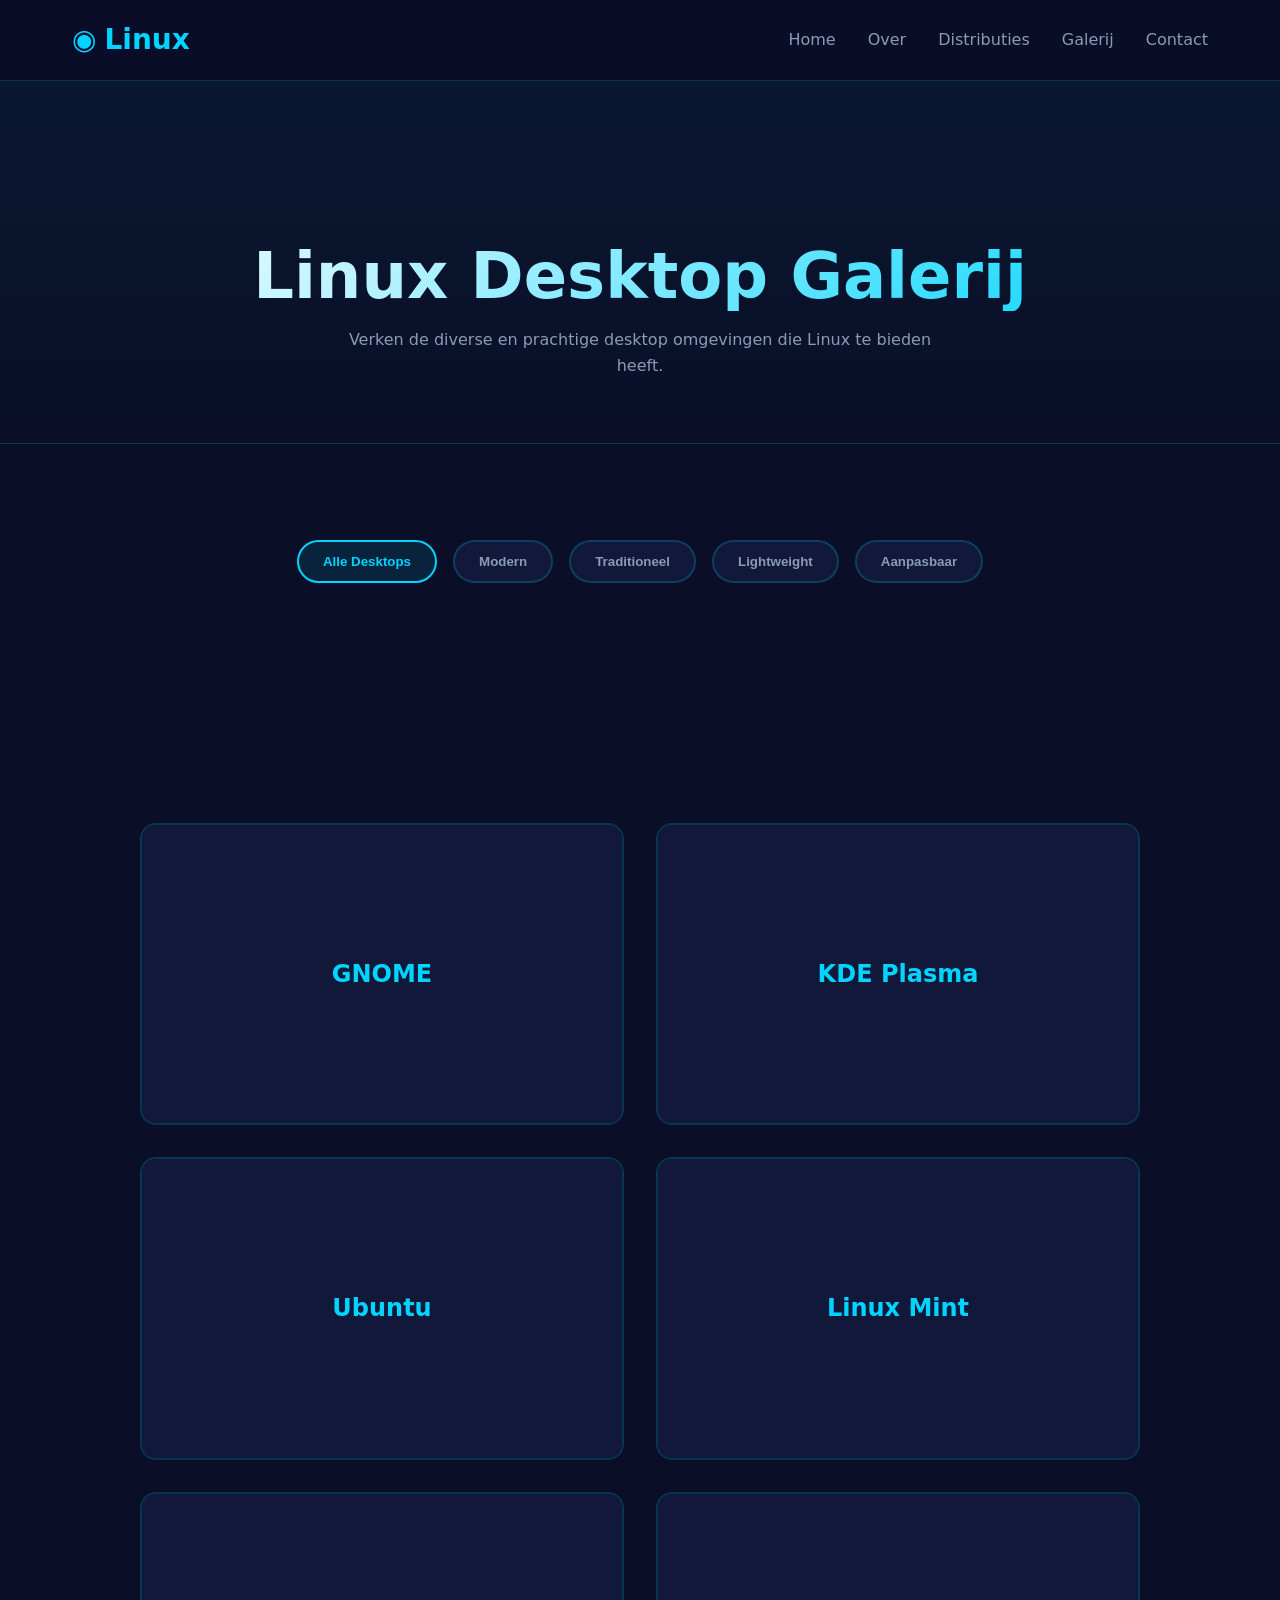
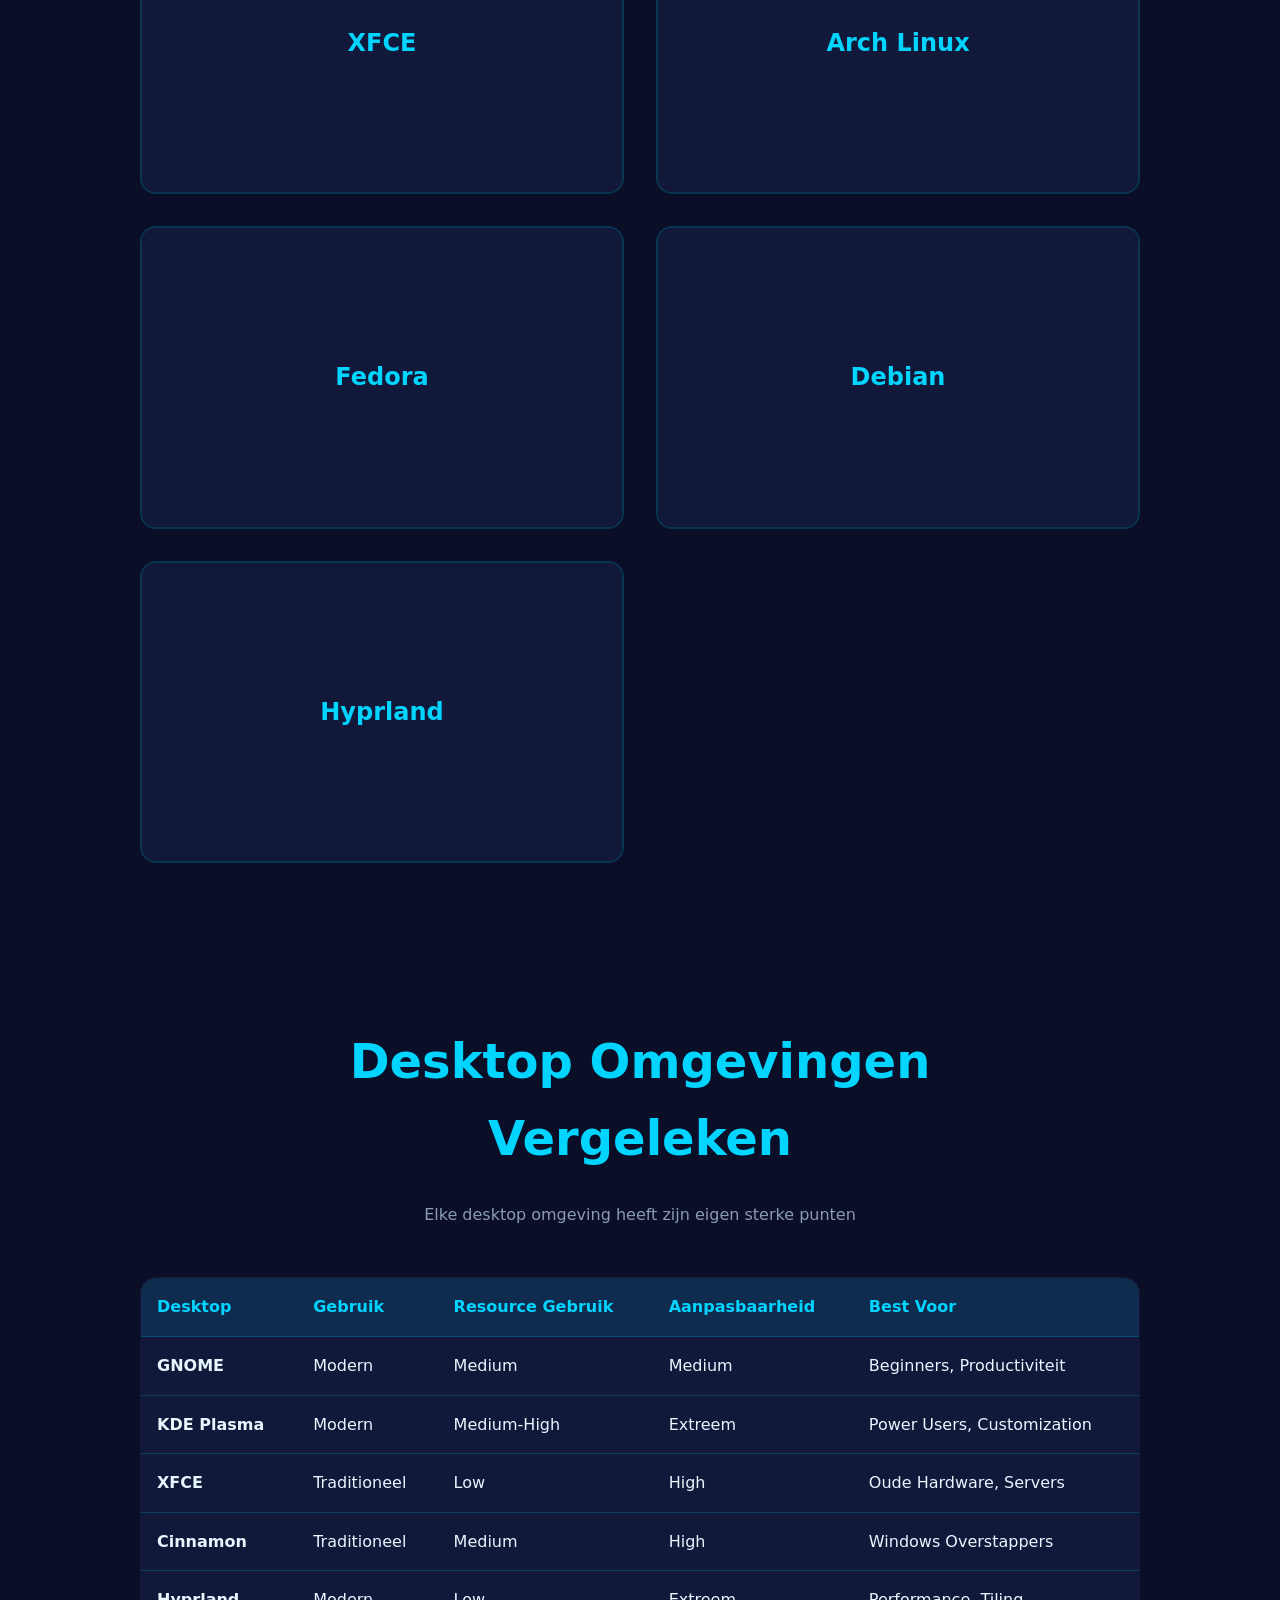
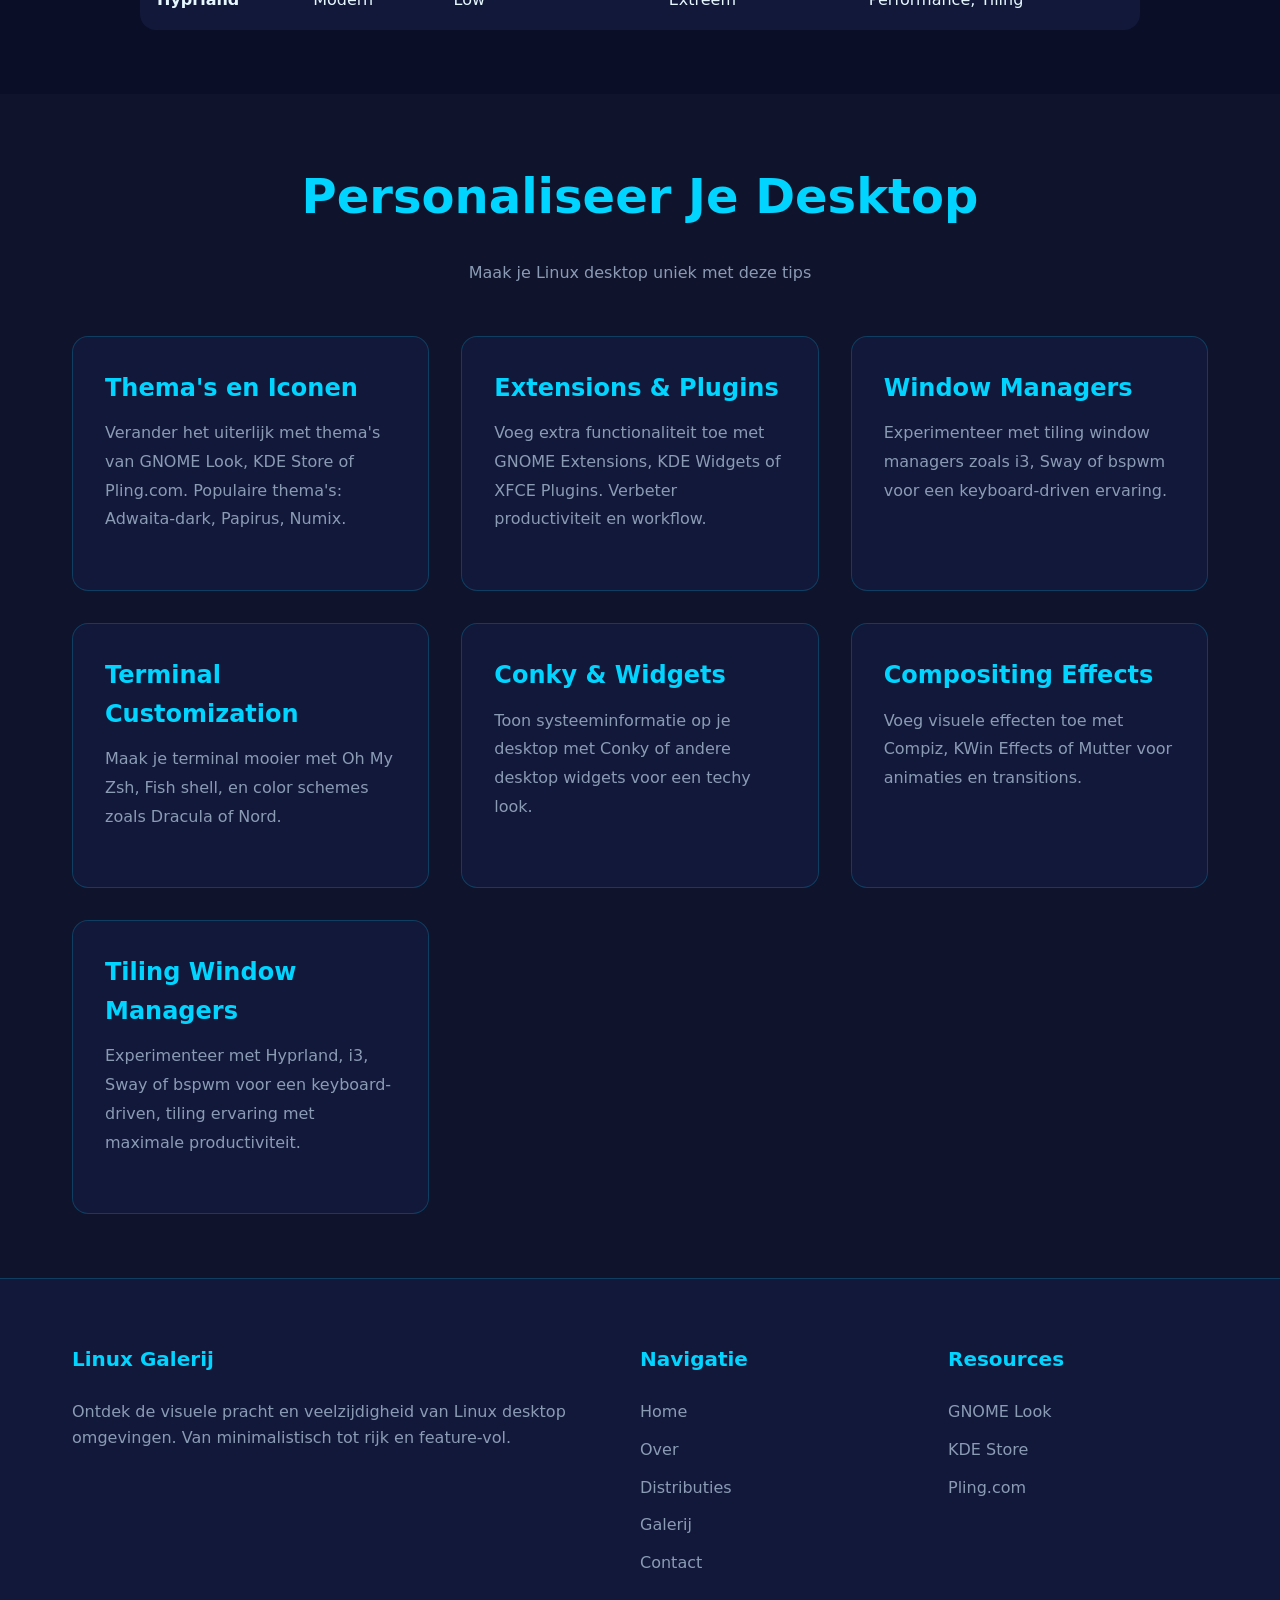
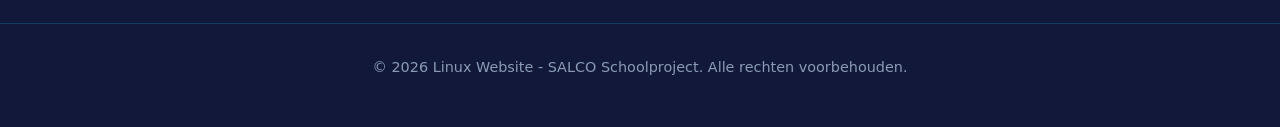
<file: galerij.html>
<!DOCTYPE html>
<html lang="nl">
<head>
  <meta charset="UTF-8">
  <meta name="viewport" content="width=device-width, initial-scale=1.0">
  <meta name="description" content="Linux desktop omgevingen galerij. Bekijk screenshots van GNOME, KDE Plasma, XFCE, Cinnamon en meer. Inspiratie voor je Linux setup.">
  <meta name="keywords" content="Linux desktop, GNOME, KDE Plasma, XFCE, Cinnamon, MATE, Budgie, screenshots, thema's, customization, wallpaper">
  <meta name="author" content="SALCO Schoolproject 2026">
  <meta property="og:title" content="Linux Galerij - Desktop Omgevingen">
  <meta property="og:description" content="Linux desktop omgevingen galerij. Bekijk screenshots van GNOME, KDE Plasma, XFCE, Cinnamon en meer.">
  <meta property="og:type" content="article">
  <meta property="og:url" content="https://example.com/galerij.html">
  <meta name="twitter:card" content="summary_large_image">
  <link rel="canonical" href="https://example.com/galerij.html">
  <title>Linux Galerij - Desktop Omgevingen | GNOME, KDE, XFCE Screenshots</title>
  <link rel="stylesheet" href="style.css">
</head>
<body>
  <!-- Header -->
  <header class="header">
    <div class="container navbar">
      <a href="index.html" class="logo">Linux</a>

      <button class="mobile-menu-btn" id="menu-btn" aria-label="Menu">
        ☰
      </button>

      <ul class="nav-links" id="nav-links">
        <li><a href="index.html">Home</a></li>
        <li><a href="about.html">Over</a></li>
        <li><a href="distributies.html">Distributies</a></li>
        <li><a href="galerij.html">Galerij</a></li>
        <li><a href="index.html#contact">Contact</a></li>
      </ul>
    </div>
  </header>

  <!-- Page Header -->
  <section class="page-header">
    <div class="container">
      <h1>Linux Desktop Galerij</h1>
      <p>Verken de diverse en prachtige desktop omgevingen die Linux te bieden heeft.</p>
    </div>
  </section>

  <!-- Filter Buttons -->
  <section class="section">
    <div class="container">
      <div class="filter-buttons text-center">
        <button class="filter-btn active" data-filter="all">Alle Desktops</button>
        <button class="filter-btn" data-filter="modern">Modern</button>
        <button class="filter-btn" data-filter="traditional">Traditioneel</button>
        <button class="filter-btn" data-filter="lightweight">Lightweight</button>
        <button class="filter-btn" data-filter="customizable">Aanpasbaar</button>
      </div>
    </div>
  </section>

  <!-- Desktop Galerij -->
  <section class="section gallery-section">
    <div class="container">
      <div class="gallery-grid extended">
        <!-- GNOME Desktop -->
        <div class="gallery-item" data-category="modern">
          <div class="distro-name">
            <h3>GNOME</h3>
          </div>
        </div>

        <!-- KDE Plasma -->
        <div class="gallery-item" data-category="modern customizable">
          <div class="distro-name">
            <h3>KDE Plasma</h3>
          </div>
        </div>

        <!-- Ubuntu Desktop -->
        <div class="gallery-item" data-category="modern">
          <div class="distro-name">
            <h3>Ubuntu</h3>
          </div>
        </div>

        <!-- Linux Mint Cinnamon -->
        <div class="gallery-item" data-category="traditional">
          <div class="distro-name">
            <h3>Linux Mint</h3>
          </div>
        </div>

        <!-- XFCE Desktop -->
        <div class="gallery-item" data-category="lightweight traditional">
          <div class="distro-name">
            <h3>XFCE</h3>
          </div>
        </div>

        
        <!-- Arch Linux -->
        <div class="gallery-item" data-category="modern lightweight">
          <div class="distro-name">
            <h3>Arch Linux</h3>
          </div>
        </div>

        <!-- Fedora -->
        <div class="gallery-item" data-category="modern">
          <div class="distro-name">
            <h3>Fedora</h3>
          </div>
        </div>

        <!-- Debian -->
        <div class="gallery-item" data-category="traditional lightweight">
          <div class="distro-name">
            <h3>Debian</h3>
          </div>
        </div>

        <!-- Hyprland -->
        <div class="gallery-item" data-category="modern">
          <div class="distro-name">
            <h3>Hyprland</h3>
          </div>
        </div>
      </div>
    </div>
  </section>

  <!-- Desktop Omgevingen Info -->
  <section class="section content-section">
    <div class="container">
      <div class="section-header text-center">
        <h2>Desktop Omgevingen Vergeleken</h2>
        <p>Elke desktop omgeving heeft zijn eigen sterke punten</p>
      </div>

      <div class="desktop-comparison">
        <div class="comparison-table">
          <table>
            <thead>
              <tr>
                <th>Desktop</th>
                <th>Gebruik</th>
                <th>Resource Gebruik</th>
                <th>Aanpasbaarheid</th>
                <th>Best Voor</th>
              </tr>
            </thead>
            <tbody>
              <tr>
                <td><strong>GNOME</strong></td>
                <td>Modern</td>
                <td>Medium</td>
                <td>Medium</td>
                <td>Beginners, Productiviteit</td>
              </tr>
              <tr>
                <td><strong>KDE Plasma</strong></td>
                <td>Modern</td>
                <td>Medium-High</td>
                <td>Extreem</td>
                <td>Power Users, Customization</td>
              </tr>
              <tr>
                <td><strong>XFCE</strong></td>
                <td>Traditioneel</td>
                <td>Low</td>
                <td>High</td>
                <td>Oude Hardware, Servers</td>
              </tr>
              <tr>
                <td><strong>Cinnamon</strong></td>
                <td>Traditioneel</td>
                <td>Medium</td>
                <td>High</td>
                <td>Windows Overstappers</td>
              </tr>
                            <tr>
                <td><strong>Hyprland</strong></td>
                <td>Modern</td>
                <td>Low</td>
                <td>Extreem</td>
                <td>Performance, Tiling</td>
              </tr>
            </tbody>
          </table>
        </div>
      </div>
    </div>
  </section>

  <!-- Customization Tips -->
  <section class="section content-section" style="background: rgba(255,255,255,0.02);">
    <div class="container">
      <div class="section-header text-center">
        <h2>Personaliseer Je Desktop</h2>
        <p>Maak je Linux desktop uniek met deze tips</p>
      </div>

      <div class="tips-grid grid grid-3">
        <div class="card">
          <h3 class="card-title">Thema's en Iconen</h3>
          <p>Verander het uiterlijk met thema's van GNOME Look, KDE Store of Pling.com. Populaire thema's: Adwaita-dark, Papirus, Numix.</p>
        </div>

        <div class="card">
          <h3 class="card-title">Extensions & Plugins</h3>
          <p>Voeg extra functionaliteit toe met GNOME Extensions, KDE Widgets of XFCE Plugins. Verbeter productiviteit en workflow.</p>
        </div>

        <div class="card">
          <h3 class="card-title">Window Managers</h3>
          <p>Experimenteer met tiling window managers zoals i3, Sway of bspwm voor een keyboard-driven ervaring.</p>
        </div>

        <div class="card">
          <h3 class="card-title">Terminal Customization</h3>
          <p>Maak je terminal mooier met Oh My Zsh, Fish shell, en color schemes zoals Dracula of Nord.</p>
        </div>

        <div class="card">
          <h3 class="card-title">Conky & Widgets</h3>
          <p>Toon systeeminformatie op je desktop met Conky of andere desktop widgets voor een techy look.</p>
        </div>

        <div class="card">
          <h3 class="card-title">Compositing Effects</h3>
          <p>Voeg visuele effecten toe met Compiz, KWin Effects of Mutter voor animaties en transitions.</p>
        </div>

        <div class="card">
          <h3 class="card-title">Tiling Window Managers</h3>
          <p>Experimenteer met Hyprland, i3, Sway of bspwm voor een keyboard-driven, tiling ervaring met maximale productiviteit.</p>
        </div>
      </div>
    </div>
  </section>

  <!-- Footer -->
  <footer class="footer">
    <div class="container footer-content">
      <div class="footer-section">
        <h4>Linux Galerij</h4>
        <p>Ontdek de visuele pracht en veelzijdigheid van Linux desktop omgevingen. Van minimalistisch tot rijk en feature-vol.</p>
      </div>

      <div class="footer-section">
        <h4>Navigatie</h4>
        <ul>
          <li><a href="index.html">Home</a></li>
          <li><a href="about.html">Over</a></li>
          <li><a href="distributies.html">Distributies</a></li>
          <li><a href="galerij.html">Galerij</a></li>
          <li><a href="index.html#contact">Contact</a></li>
        </ul>
      </div>

      <div class="footer-section">
        <h4>Resources</h4>
        <ul>
          <li><a href="https://www.gnome-look.org" target="_blank" rel="noopener">GNOME Look</a></li>
          <li><a href="https://store.kde.org" target="_blank" rel="noopener">KDE Store</a></li>
          <li><a href="https://pling.com" target="_blank" rel="noopener">Pling.com</a></li>
        </ul>
      </div>
    </div>

    <div class="footer-bottom">
      <p>&copy; 2026 Linux Website - SALCO Schoolproject. Alle rechten voorbehouden.</p>
    </div>
  </footer>

  <script src="index.js"></script>
  <script>
    // Gallery Filter Functionality
    document.addEventListener('DOMContentLoaded', function() {
      const filterButtons = document.querySelectorAll('.filter-btn');
      const galleryItems = document.querySelectorAll('.gallery-item');

      filterButtons.forEach(function(button) {
        button.addEventListener('click', function() {
          // Remove active class from all buttons
          filterButtons.forEach(function(btn) { btn.classList.remove('active'); });
          // Add active class to clicked button
          this.classList.add('active');

          const filter = this.getAttribute('data-filter');

          galleryItems.forEach(function(item) {
            if (filter === 'all') {
              item.style.display = 'block';
              setTimeout(function() { item.style.opacity = '1'; }, 10);
            } else {
              const categories = item.getAttribute('data-category').split(' ');
              if (categories.includes(filter)) {
                item.style.display = 'block';
                setTimeout(function() { item.style.opacity = '1'; }, 10);
              } else {
                item.style.opacity = '0';
                setTimeout(function() { item.style.display = 'none'; }, 300);
              }
            }
          });
        });
      });

      // Add smooth transitions
      galleryItems.forEach(function(item) {
        item.style.transition = 'opacity 0.3s ease-in-out';
      });
    });
  </script>
</body>
</html>
</file>
<file: style.css>
/* ==================== CSS Variables ==================== */
:root {
  --primary-color: #0a0e27;
  --secondary-color: #11183a;
  --accent-color: #00d4ff;
  --text-color: #e6f7ff;
  --text-muted: #8b9bb4;
  --border-color: rgba(0, 212, 255, 0.2);
  --success: #00d084;
  --warning: #ffc107;
  --danger: #ff4757;
  --transition: all 0.3s cubic-bezier(0.4, 0, 0.2, 1);
  --shadow-sm: 0 2px 8px rgba(0, 0, 0, 0.3);
  --shadow-md: 0 8px 32px rgba(0, 0, 0, 0.4);
  --shadow-glow: 0 0 40px rgba(0, 212, 255, 0.15);
}

/* ==================== Reset & Base ==================== */
*, *::before, *::after {
  margin: 0;
  padding: 0;
  box-sizing: border-box;
}

html {
  scroll-behavior: smooth;
}

body {
  font-family: 'Segoe UI', system-ui, -apple-system, sans-serif;
  background: var(--primary-color);
  color: var(--text-color);
  line-height: 1.6;
  overflow-x: hidden;
}

a {
  color: inherit;
  text-decoration: none;
}

ul {
  list-style: none;
}

img {
  max-width: 100%;
  height: auto;
}


/* Distro Buttons */
.distro-buttons {
  display: flex;
  gap: 0.75rem;
  flex-wrap: wrap;
}

/* Arch Linux Hover Pop-up */
.arch-popup-trigger {
  position: relative;
}

.popup-indicator {
  position: absolute;
  top: 0.5rem;
  right: 0.5rem;
  background: var(--accent-color);
  color: var(--primary-color);
  width: 24px;
  height: 24px;
  border-radius: 50%;
  display: flex;
  align-items: center;
  justify-content: center;
  font-size: 12px;
  cursor: pointer;
  opacity: 0;
  transform: scale(0.8);
  transition: var(--transition);
}

.arch-popup-trigger:hover .popup-indicator {
  opacity: 1;
  transform: scale(1);
}

.arch-popup {
  position: absolute;
  top: 100%;
  left: 50%;
  transform: translateX(-50%) translateY(-10px);
  background: var(--secondary-color);
  border: 1px solid var(--border-color);
  border-radius: 0.75rem;
  padding: 1.5rem;
  min-width: 280px;
  max-width: 320px;
  box-shadow: var(--shadow-md);
  opacity: 0;
  visibility: hidden;
  transition: var(--transition);
  z-index: 1000;
  margin-top: 0.5rem;
}

.arch-popup-trigger:hover .arch-popup {
  opacity: 1;
  visibility: visible;
  transform: translateX(-50%) translateY(0);
}

.popup-content h4 {
  color: var(--accent-color);
  margin-bottom: 0.5rem;
  font-size: 1.1rem;
}

.popup-content p {
  color: var(--text-color);
  font-size: 0.9rem;
  margin-bottom: 1rem;
  line-height: 1.4;
}

.popup-preview {
  width: 100%;
  height: 120px;
  border-radius: 0.5rem;
  overflow: hidden;
  margin-bottom: 1rem;
  background: var(--primary-color);
}

.popup-preview img {
  width: 100%;
  height: 100%;
  object-fit: cover;
  transition: var(--transition);
}

.popup-preview:hover img {
  transform: scale(1.05);
}

.popup-btn {
  display: inline-block;
  background: var(--accent-color);
  color: var(--primary-color);
  padding: 0.5rem 1rem;
  border-radius: 0.5rem;
  text-decoration: none;
  font-weight: 600;
  text-align: center;
  transition: var(--transition);
  width: 100%;
}

.popup-btn:hover {
  background: var(--text-color);
  transform: translateY(-2px);
  box-shadow: var(--shadow-sm);
}

/* Responsive Design */
@media (max-width: 768px) {
  .unixporn-item {
    grid-template-columns: 1fr;
    gap: 1rem;
  }
  
  .unixporn-image img {
    height: 200px;
  }
  
  .unixporn-info {
    padding: 1rem;
  }
  
  .distro-buttons {
    flex-direction: column;
  }
  
  /* Arch Pop-up Mobile */
  .arch-popup {
    position: fixed;
    top: 50%;
    left: 50%;
    transform: translate(-50%, -50%);
    min-width: 90%;
    max-width: 90%;
    margin-top: 0;
  }
  
  .arch-popup-trigger:hover .arch-popup {
    transform: translate(-50%, -50%);
  }
  
  .popup-indicator {
    opacity: 1;
    transform: scale(1);
  }
}

/* ==================== Layout ==================== */
.container {
  max-width: 1200px;
  margin: 0 auto;
  padding: 0 2rem;
}

.section {
  padding: 6rem 0;
}

.text-center {
  text-align: center;
}

.grid {
  display: grid;
  gap: 2rem;
}

.grid-2 {
  grid-template-columns: repeat(2, 1fr);
}

.grid-3 {
  grid-template-columns: repeat(3, 1fr);
}

.grid-4 {
  grid-template-columns: repeat(4, 1fr);
}

@media (max-width: 1024px) {
  .grid-4 {
    grid-template-columns: repeat(2, 1fr);
  }
}

@media (max-width: 768px) {
  .grid-2, .grid-3, .grid-4 {
    grid-template-columns: 1fr;
  }
  
  .section {
    padding: 4rem 0;
  }
}

/* ==================== Typography ==================== */
h1 {
  font-size: clamp(2.5rem, 5vw, 4rem);
  font-weight: 700;
  line-height: 1.1;
  margin-bottom: 1.5rem;
  background: linear-gradient(135deg, #fff 0%, var(--accent-color) 100%);
  -webkit-background-clip: text;
  -webkit-text-fill-color: transparent;
  background-clip: text;
}

h2 {
  font-size: clamp(2rem, 4vw, 3rem);
  font-weight: 600;
  margin-bottom: 1rem;
}

h3 {
  font-size: 1.5rem;
  font-weight: 600;
  margin-bottom: 0.75rem;
}

p {
  color: var(--text-muted);
  margin-bottom: 1rem;
}

/* ==================== Buttons ==================== */
.btn {
  display: inline-flex;
  align-items: center;
  justify-content: center;
  padding: 1rem 2rem;
  border-radius: 0.75rem;
  font-weight: 600;
  font-size: 1rem;
  cursor: pointer;
  transition: var(--transition);
  border: none;
}

.btn-primary {
  background: linear-gradient(135deg, var(--accent-color), #0099cc);
  color: var(--primary-color);
  box-shadow: 0 4px 20px rgba(0, 212, 255, 0.3);
}

.btn-primary:hover {
  transform: translateY(-2px);
  box-shadow: 0 8px 30px rgba(0, 212, 255, 0.4);
}

.btn-secondary {
  background: transparent;
  color: var(--text-color);
  border: 2px solid var(--border-color);
}

.btn-secondary:hover {
  background: rgba(0, 212, 255, 0.1);
  border-color: var(--accent-color);
}

/* ==================== Cards ==================== */
.card {
  background: var(--secondary-color);
  border: 1px solid var(--border-color);
  border-radius: 1rem;
  padding: 2rem;
  transition: var(--transition);
}

.card:hover {
  transform: translateY(-5px);
  border-color: var(--accent-color);
  box-shadow: var(--shadow-glow);
}

.card-title {
  color: var(--accent-color);
}

/* ==================== Animations ==================== */
@keyframes fadeInUp {
  from {
    opacity: 0;
    transform: translateY(30px);
  }
  to {
    opacity: 1;
    transform: translateY(0);
  }
}

@keyframes slideInLeft {
  from {
    opacity: 0;
    transform: translateX(-50px);
  }
  to {
    opacity: 1;
    transform: translateX(0);
  }
}

@keyframes slideInRight {
  from {
    opacity: 0;
    transform: translateX(50px);
  }
  to {
    opacity: 1;
    transform: translateX(0);
  }
}

@keyframes pulse {
  0%, 100% {
    opacity: 1;
  }
  50% {
    opacity: 0.7;
  }
}

@keyframes float {
  0%, 100% {
    transform: translateY(0);
  }
  50% {
    transform: translateY(-10px);
  }
}

@keyframes glow {
  0%, 100% {
    box-shadow: 0 0 20px rgba(0, 212, 255, 0.3);
  }
  50% {
    box-shadow: 0 0 40px rgba(0, 212, 255, 0.6);
  }
}

.fade-in {
  animation: fadeInUp 0.8s ease-out forwards;
}

.slide-in-left {
  animation: slideInLeft 0.8s ease-out forwards;
}

.slide-in-right {
  animation: slideInRight 0.8s ease-out forwards;
}

/* ==================== Scroll Reveal ==================== */
.reveal {
  opacity: 0;
  transform: translateY(30px);
  transition: all 0.6s ease-out;
}

.reveal.active {
  opacity: 1;
  transform: translateY(0);
}

/* ==================== Extra Components ==================== */

.header {
  position: sticky;
  top: 0;
  z-index: 1000;
  background: rgba(10, 14, 39, 0.95);
  backdrop-filter: blur(12px);
  border-bottom: 1px solid var(--border-color);
}

.navbar {
  display: flex;
  align-items: center;
  justify-content: space-between;
  min-height: 80px;
}

.hero {
  position: relative;
}

.hero-overlay {
  position: absolute;
  inset: 0;
  background:
          radial-gradient(circle at top right, rgba(0, 212, 255, 0.15), transparent 30%),
          radial-gradient(circle at bottom left, rgba(0, 212, 255, 0.1), transparent 30%);
}

.hero-content {
  position: relative;
  z-index: 2;
  max-width: 760px;
}

.hero-badge {
  display: inline-block;
  padding: 0.5rem 1rem;
  border: 1px solid var(--border-color);
  border-radius: 999px;
  margin-bottom: 1.5rem;
  color: var(--accent-color);
  background: rgba(255, 255, 255, 0.03);
}

.hero-buttons {
  display: flex;
  justify-content: center;
  gap: 1rem;
  flex-wrap: wrap;
}

.section-header {
  max-width: 700px;
  margin: 0 auto 3rem;
}

.distributions {
  background-color: rgba(255, 255, 255, 0.02);
}

.distro-top {
  display: flex;
  justify-content: space-between;
  align-items: center;
  margin-bottom: 1rem;
}

.tag {
  padding: 0.35rem 0.75rem;
  border-radius: 999px;
  font-size: 0.8rem;
  font-weight: 600;
}

.beginner {
  background-color: rgba(0, 208, 132, 0.15);
  color: var(--success);
}

.advanced {
  background-color: rgba(255, 193, 7, 0.15);
  color: var(--warning);
}

.stable {
  background-color: rgba(0, 212, 255, 0.15);
  color: var(--accent-color);
}

.expert {
  background-color: rgba(255, 71, 87, 0.15);
  color: var(--danger);
}

.security {
  background-color: rgba(140, 82, 255, 0.15);
  color: #b18cff;
}

.timeline {
  position: relative;
  max-width: 800px;
  margin: 0 auto;
}

.timeline::before {
  content: "";
  position: absolute;
  left: 24px;
  top: 0;
  width: 2px;
  height: 100%;
  background: var(--border-color);
}

.timeline-item {
  position: relative;
  padding-left: 80px;
  margin-bottom: 3rem;
}

.timeline-year {
  position: absolute;
  left: 0;
  top: 0;
  width: 50px;
  height: 50px;
  border-radius: 50%;
  background: var(--accent-color);
  color: var(--primary-color);
  display: flex;
  align-items: center;
  justify-content: center;
  font-size: 0.75rem;
  font-weight: 700;
}

.timeline-content {
  background: var(--secondary-color);
  padding: 1.5rem;
  border-radius: 1rem;
  border: 1px solid var(--border-color);
}

.stats {
  background: linear-gradient(
          135deg,
          rgba(0, 212, 255, 0.08),
          transparent
  );
}

.stat-card {
  background: var(--secondary-color);
  border: 1px solid var(--border-color);
  border-radius: 1rem;
  padding: 2rem;
  text-align: center;
  transition: var(--transition);
}

.stat-card:hover {
  transform: translateY(-5px);
  border-color: var(--accent-color);
}

.stat-card h3 {
  color: var(--accent-color);
  font-size: 2rem;
}

.features-grid {
  align-items: stretch;
}

.feature-box {
  display: flex;
  align-items: center;
  gap: 1rem;
  background: var(--secondary-color);
  border: 1px solid var(--border-color);
  border-radius: 1rem;
  padding: 1.5rem;
}

.feature-box span {
  font-size: 1.5rem;
  color: var(--success);
}

.contact-form {
  max-width: 700px;
  margin: 0 auto;
}

.form-group {
  margin-bottom: 1.5rem;
}

.contact-form input,
.contact-form textarea {
  width: 100%;
  background: var(--secondary-color);
  border: 1px solid var(--border-color);
  border-radius: 0.75rem;
  padding: 1rem;
  color: var(--text-color);
  font-size: 1rem;
}

.contact-form input:focus,
.contact-form textarea:focus {
  outline: none;
  border-color: var(--accent-color);
  box-shadow: 0 0 0 3px rgba(0, 212, 255, 0.15);
}

.form-message {
  margin-top: 1rem;
  color: var(--success);
}

/* ==================== Navigation ==================== */
.logo {
  font-size: 1.75rem;
  font-weight: 700;
  color: var(--accent-color);
  display: flex;
  align-items: center;
  gap: 0.5rem;
}

.logo::before {
  content: "◉";
  color: var(--accent-color);
  animation: pulse 2s ease-in-out infinite;
}

.nav-links {
  display: flex;
  gap: 2rem;
  align-items: center;
}

.nav-links a {
  color: var(--text-muted);
  font-weight: 500;
  transition: var(--transition);
  position: relative;
}

.nav-links a.active {
  color: var(--accent-color);
  font-weight: 600;
}

.nav-links a::after {
  content: "";
  position: absolute;
  bottom: -4px;
  left: 0;
  width: 0;
  height: 2px;
  background: var(--accent-color);
  transition: var(--transition);
}

.nav-links a:hover {
  color: var(--accent-color);
}

.nav-links a:hover::after {
  width: 100%;
}

.mobile-menu-btn {
  display: none;
  background: none;
  border: none;
  color: var(--text-color);
  font-size: 1.5rem;
  cursor: pointer;
  padding: 0.5rem;
  border-radius: 0.5rem;
  transition: var(--transition);
}

.mobile-menu-btn:hover {
  background: rgba(0, 212, 255, 0.1);
}

/* ==================== Hero ==================== */
.hero {
  min-height: 100vh;
  display: flex;
  align-items: center;
  justify-content: center;
  text-align: center;
  padding: 2rem;
  position: relative;
  overflow: hidden;
}

.hero::before {
  content: "";
  position: absolute;
  top: 0;
  left: 0;
  right: 0;
  bottom: 0;
  background:
    radial-gradient(circle at 20% 80%, rgba(0, 212, 255, 0.08) 0%, transparent 40%),
    radial-gradient(circle at 80% 20%, rgba(0, 208, 132, 0.05) 0%, transparent 40%),
    radial-gradient(circle at 50% 50%, rgba(140, 82, 255, 0.03) 0%, transparent 50%);
  pointer-events: none;
}

/* ==================== About Section ==================== */
.about {
  background: linear-gradient(180deg, var(--primary-color) 0%, rgba(17, 24, 58, 0.5) 100%);
}

.about-grid {
  margin-top: 3rem;
}

/* ==================== Footer ==================== */
.footer {
  background: var(--secondary-color);
  border-top: 1px solid var(--border-color);
  padding: 4rem 0 2rem;
}

.footer-content {
  display: grid;
  grid-template-columns: 2fr 1fr 1fr;
  gap: 3rem;
  margin-bottom: 3rem;
}

.footer-section h4 {
  color: var(--accent-color);
  margin-bottom: 1.5rem;
  font-size: 1.25rem;
}

.footer-section ul {
  display: flex;
  flex-direction: column;
  gap: 0.75rem;
}

.footer-section a {
  color: var(--text-muted);
  transition: var(--transition);
}

.footer-section a:hover {
  color: var(--accent-color);
}

.footer-bottom {
  text-align: center;
  padding-top: 2rem;
  border-top: 1px solid var(--border-color);
  color: var(--text-muted);
  font-size: 0.9rem;
}

/* ==================== Schoolproject Banner ==================== */
.schoolproject-banner {
  background: linear-gradient(135deg, rgba(255, 193, 7, 0.15), rgba(0, 212, 255, 0.1));
  border-bottom: 2px solid rgba(255, 193, 7, 0.3);
  padding: 1rem 0;
  text-align: center;
}

.schoolproject-banner p {
  color: var(--warning);
  font-weight: 600;
  margin: 0;
  font-size: 1rem;
}

/* ==================== Video Section ==================== */
.video-container {
  position: relative;
  padding-bottom: 56.25%;
  height: 0;
  overflow: hidden;
  max-width: 900px;
  margin: 0 auto;
  border-radius: 1rem;
  border: 2px solid var(--border-color);
}

.video-container iframe {
  position: absolute;
  top: 0;
  left: 0;
  width: 100%;
  height: 100%;
  border-radius: 1rem;
}

/* ==================== Gallery Section ==================== */
.gallery-grid {
  display: grid;
  grid-template-columns: repeat(2, 1fr);
  gap: 1.5rem;
  max-width: 1000px;
  margin: 0 auto;
}

.gallery-item {
  position: relative;
  border-radius: 1rem;
  overflow: hidden;
  border: 2px solid var(--border-color);
  transition: var(--transition);
  aspect-ratio: 16/10;
}

.gallery-item:hover {
  transform: scale(1.02);
  border-color: var(--accent-color);
  box-shadow: var(--shadow-glow);
}

.distro-name {
  width: 100%;
  height: 100%;
  display: flex;
  align-items: center;
  justify-content: center;
  background: var(--secondary-color);
  padding: 2rem;
  text-align: center;
}

.distro-name h3 {
  color: var(--accent-color);
  font-size: 1.5rem;
  font-weight: 600;
  margin: 0;
  transition: var(--transition);
}

.gallery-item:hover .distro-name h3 {
  transform: scale(1.1);
  color: var(--text-color);
}

.gallery-overlay {
  position: absolute;
  bottom: 0;
  left: 0;
  right: 0;
  background: linear-gradient(to top, rgba(10, 14, 39, 0.95), transparent);
  padding: 1.5rem;
  transform: translateY(100%);
  transition: var(--transition);
}

.gallery-item:hover .gallery-overlay {
  transform: translateY(0);
}

.gallery-overlay h4 {
  color: var(--accent-color);
  margin: 0;
  font-size: 1.25rem;
}

/* ==================== Map Section ==================== */
.map-container {
  max-width: 900px;
  margin: 0 auto;
  border-radius: 1rem;
  overflow: hidden;
  border: 2px solid var(--border-color);
  box-shadow: var(--shadow-md);
}

.map-container iframe {
  display: block;
  width: 100%;
  border: none;
}

/* ==================== External Button ==================== */
.external-btn::after {
  content: " ↗";
  font-size: 0.9em;
}

/* ==================== Page Header ==================== */
.page-header {
  padding: 10rem 0 4rem;
  text-align: center;
  background: linear-gradient(180deg, rgba(0, 212, 255, 0.05) 0%, transparent 100%);
  border-bottom: 1px solid var(--border-color);
}

.page-header h1 {
  margin-bottom: 1rem;
}

.page-header p {
  max-width: 600px;
  margin: 0 auto;
}

/* ==================== Content Sections ==================== */
.content-section {
  padding: 4rem 0;
}

.content-section h2 {
  color: var(--accent-color);
  margin-bottom: 1.5rem;
}

.content-section p {
  margin-bottom: 1.5rem;
  line-height: 1.8;
}

.content-grid {
  display: grid;
  grid-template-columns: 1fr 1fr;
  gap: 4rem;
  align-items: center;
}

.content-grid.reverse {
  direction: rtl;
}

.content-grid.reverse > * {
  direction: ltr;
}

.highlight-box {
  background: linear-gradient(135deg, rgba(0, 212, 255, 0.1), rgba(0, 208, 132, 0.05));
  border: 1px solid var(--border-color);
  border-radius: 1rem;
  padding: 2rem;
  margin: 2rem 0;
}

.highlight-box h3 {
  color: var(--accent-color);
  margin-bottom: 1rem;
}

/* ==================== Distributies Page Styles ==================== */
.distro-grid {
  margin-top: 3rem;
  gap: 2rem;
}

.distro-card {
  position: relative;
  overflow: hidden;
}

.distro-content {
  margin-top: 1.5rem;
}

.distro-features {
  display: flex;
  flex-wrap: wrap;
  gap: 0.5rem;
  margin: 1rem 0;
}

.feature-tag {
  background: rgba(0, 212, 255, 0.1);
  color: var(--accent-color);
  padding: 0.25rem 0.75rem;
  border-radius: 999px;
  font-size: 0.8rem;
  border: 1px solid rgba(0, 212, 255, 0.2);
}

.distro-stats {
  margin: 1rem 0;
  padding: 1rem;
  background: rgba(255, 255, 255, 0.02);
  border-radius: 0.5rem;
}

.distro-stats .stat {
  margin-bottom: 0.5rem;
  font-size: 0.9rem;
}

.choice-guide {
  display: grid;
  grid-template-columns: repeat(auto-fit, minmax(300px, 1fr));
  gap: 2rem;
  margin-top: 3rem;
}

.guide-card {
  background: var(--secondary-color);
  border: 1px solid var(--border-color);
  border-radius: 1rem;
  padding: 2rem;
  transition: var(--transition);
}

.guide-card:hover {
  transform: translateY(-5px);
  border-color: var(--accent-color);
  box-shadow: var(--shadow-glow);
}

.guide-card h3 {
  color: var(--accent-color);
  margin-bottom: 1rem;
}

.guide-card ul {
  list-style: none;
  padding: 0;
}

.guide-card li {
  margin-bottom: 0.75rem;
  padding-left: 1rem;
  position: relative;
}

.guide-card li::before {
  content: "→";
  position: absolute;
  left: 0;
  color: var(--accent-color);
}

/* ==================== Gallery Page Styles ==================== */
.filter-buttons {
  display: flex;
  justify-content: center;
  gap: 1rem;
  margin-bottom: 3rem;
  flex-wrap: wrap;
}

.filter-btn {
  background: var(--secondary-color);
  border: 2px solid var(--border-color);
  color: var(--text-muted);
  padding: 0.75rem 1.5rem;
  border-radius: 999px;
  cursor: pointer;
  transition: var(--transition);
  font-weight: 600;
}

.filter-btn:hover,
.filter-btn.active {
  background: rgba(0, 212, 255, 0.1);
  border-color: var(--accent-color);
  color: var(--accent-color);
}

.gallery-grid.extended {
  grid-template-columns: repeat(auto-fit, minmax(350px, 1fr));
  gap: 2rem;
}

.desktop-tags {
  display: flex;
  gap: 0.5rem;
  margin-top: 0.5rem;
  flex-wrap: wrap;
}

.comparison-table {
  max-width: 1000px;
  margin: 0 auto;
  overflow-x: auto;
}

.comparison-table table {
  width: 100%;
  border-collapse: collapse;
  background: var(--secondary-color);
  border-radius: 1rem;
  overflow: hidden;
  border: 1px solid var(--border-color);
}

.comparison-table th,
.comparison-table td {
  padding: 1rem;
  text-align: left;
  border-bottom: 1px solid var(--border-color);
}

.comparison-table th {
  background: rgba(0, 212, 255, 0.1);
  color: var(--accent-color);
  font-weight: 600;
}

.comparison-table tr:last-child td {
  border-bottom: none;
}

.tips-grid {
  margin-top: 3rem;
}

/* ==================== Enhanced Animations ==================== */
@keyframes slideInUp {
  from {
    opacity: 0;
    transform: translateY(50px);
  }
  to {
    opacity: 1;
    transform: translateY(0);
  }
}

@keyframes bounce {
  0%, 20%, 50%, 80%, 100% {
    transform: translateY(0);
  }
  40% {
    transform: translateY(-10px);
  }
  60% {
    transform: translateY(-5px);
  }
}

.distro-card {
  animation: slideInUp 0.6s ease-out forwards;
  opacity: 0;
}

.distro-card:nth-child(1) { animation-delay: 0.1s; }
.distro-card:nth-child(2) { animation-delay: 0.2s; }
.distro-card:nth-child(3) { animation-delay: 0.3s; }
.distro-card:nth-child(4) { animation-delay: 0.4s; }
.distro-card:nth-child(5) { animation-delay: 0.5s; }
.distro-card:nth-child(6) { animation-delay: 0.6s; }

.guide-card {
  animation: slideInUp 0.8s ease-out forwards;
  opacity: 0;
}

.guide-card:nth-child(1) { animation-delay: 0.1s; }
.guide-card:nth-child(2) { animation-delay: 0.2s; }
.guide-card:nth-child(3) { animation-delay: 0.3s; }
.guide-card:nth-child(4) { animation-delay: 0.4s; }

/* ==================== Enhanced Hover Effects ==================== */
.distro-card:hover {
  transform: translateY(-10px) scale(1.02);
  box-shadow: 0 20px 40px rgba(0, 212, 255, 0.2);
}

.guide-card:hover {
  transform: translateY(-8px) rotateX(2deg);
  box-shadow: 0 15px 35px rgba(0, 212, 255, 0.15);
}

.filter-btn:hover {
  transform: scale(1.05);
  box-shadow: 0 5px 15px rgba(0, 212, 255, 0.3);
}

/* ==================== Loading States ==================== */
.loading {
  opacity: 0.6;
  pointer-events: none;
}

.skeleton {
  background: linear-gradient(90deg, var(--secondary-color) 25%, rgba(0, 212, 255, 0.1) 50%, var(--secondary-color) 75%);
  background-size: 200% 100%;
  animation: loading 1.5s infinite;
}

@keyframes loading {
  0% { background-position: 200% 0; }
  100% { background-position: -200% 0; }
}

/* ==================== Touch Device Support ==================== */
.touch-device .card,
.touch-device .btn,
.touch-device .gallery-item {
  -webkit-tap-highlight-color: rgba(0, 212, 255, 0.2);
}

.touch-active {
  transform: scale(0.95);
  opacity: 0.8;
  transition: all 0.1s ease;
}

.touch-device .gallery-overlay {
  transform: translateY(0) !important;
  background: linear-gradient(to top, rgba(10, 14, 39, 0.95), transparent);
}

/* ==================== Enhanced Mobile Experience ==================== */
@media (max-width: 480px) {
  .container {
    padding: 0 1rem;
  }
  
  .hero {
    padding: 1rem;
    min-height: 70vh;
  }
  
  .hero-buttons {
    flex-direction: column;
    align-items: center;
  }
  
  .btn {
    width: 100%;
    max-width: 280px;
  }
  
  .section {
    padding: 3rem 0;
  }
  
  .page-header {
    padding: 6rem 0 2rem;
  }
  
  .page-header h1 {
    font-size: 2rem;
  }
  
  .gallery-grid,
  .gallery-grid.extended {
    grid-template-columns: 1fr;
    gap: 1rem;
  }
  
  .filter-buttons {
    flex-direction: column;
    align-items: center;
  }
  
  .filter-btn {
    width: 100%;
    max-width: 200px;
    text-align: center;
  }
  
  .comparison-table {
    font-size: 0.8rem;
  }
  
  .comparison-table th,
  .comparison-table td {
    padding: 0.5rem 0.25rem;
  }
  
  .distro-stats .stat {
    font-size: 0.8rem;
  }
  
  .guide-card {
    padding: 1.5rem;
  }
  
  .tips-grid .grid-3 {
    grid-template-columns: 1fr;
  }
  
  .video-container {
    height: 250px;
  }
  
  .map-container iframe {
    height: 300px;
  }
  
  .footer-content {
    gap: 1.5rem;
  }
  
  .footer-section {
    text-align: center;
  }
  
  .footer-section ul {
    align-items: center;
    justify-content: center;
  }
}

/* ==================== Accessibility Improvements ==================== */
@media (prefers-reduced-motion: reduce) {
  *,
  *::before,
  *::after {
    animation-duration: 0.01ms !important;
    animation-iteration-count: 1 !important;
    transition-duration: 0.01ms !important;
  }
  
  .hero::before {
    display: none;
  }
  
  .parallax {
    transform: none !important;
  }
}

/* ==================== High Contrast Mode Support ==================== */
@media (prefers-contrast: high) {
  :root {
    --border-color: #fff;
    --text-muted: #fff;
  }
  
  .card,
  .btn-secondary {
    border-width: 2px;
  }
  
  .btn-primary {
    background: #000;
    color: #fff;
  }
}

/* ==================== Print Styles ==================== */
@media print {
  .header,
  .schoolproject-banner,
  .hero,
  .video-section,
  .map-section,
  .contact,
  .footer {
    display: none;
  }
  
  body {
    background: #fff;
    color: #000;
    font-size: 12pt;
  }
  
  .section {
    padding: 1rem 0;
  }
  
  .card {
    border: 1px solid #000;
    page-break-inside: avoid;
  }
  
  h1, h2, h3 {
    color: #000;
    page-break-after: avoid;
  }
}

/* ==================== Mobile Responsive ==================== */
@media (max-width: 768px) {
  .mobile-menu-btn {
    display: block;
  }
  
  .nav-links {
    position: absolute;
    top: 80px;
    left: 0;
    width: 100%;
    background: var(--secondary-color);
    flex-direction: column;
    padding: 2rem;
    display: none;
    border-bottom: 1px solid var(--border-color);
  }

  .nav-links.active {
    display: flex;
  }

  .timeline-item {
    padding-left: 70px;
  }

  .timeline-year {
    width: 45px;
    height: 45px;
    font-size: 0.7rem;
  }
  
  .footer-content {
    grid-template-columns: 1fr;
    gap: 2rem;
    text-align: center;
  }
  
  .footer-section ul {
    align-items: center;
  }
  
  .content-grid {
    grid-template-columns: 1fr;
    gap: 2rem;
  }
  
  .content-grid.reverse {
    direction: ltr;
  }
  
  .hero {
    min-height: 80vh;
  }
  
  .page-header {
    padding: 8rem 0 3rem;
  }
  
  .gallery-grid {
    grid-template-columns: 1fr;
    gap: 1rem;
  }
  
  .gallery-grid.extended {
    grid-template-columns: 1fr;
  }
  
  .gallery-overlay {
    transform: translateY(0);
    background: linear-gradient(to top, rgba(10, 14, 39, 0.9), transparent);
  }
  
  .schoolproject-banner p {
    font-size: 0.9rem;
  }
  
  .filter-buttons {
    gap: 0.5rem;
  }
  
  .filter-btn {
    padding: 0.5rem 1rem;
    font-size: 0.9rem;
  }
  
  .choice-guide {
    grid-template-columns: 1fr;
    gap: 1.5rem;
  }
  
  .comparison-table {
    font-size: 0.9rem;
  }
  
  .comparison-table th,
  .comparison-table td {
    padding: 0.75rem 0.5rem;
  }
}
</file>
